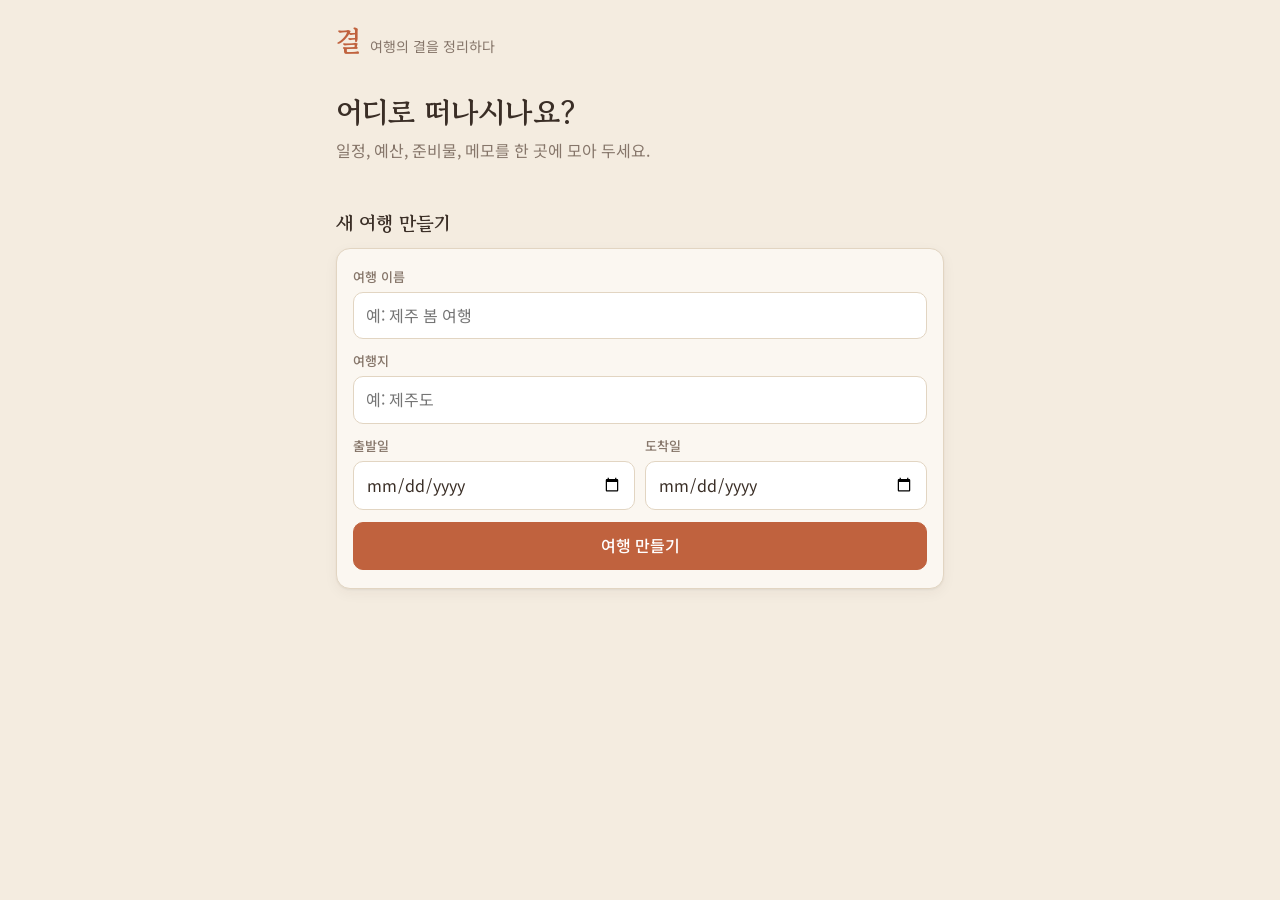
<file: gyeol/index.html>
<!doctype html>
<html lang="ko">
<head>
  <meta charset="utf-8">
  <meta name="viewport" content="width=device-width, initial-scale=1">
  <meta name="theme-color" content="#F4ECE0">
  <title>결 — 여행 계획</title>
  <link rel="preconnect" href="https://fonts.googleapis.com">
  <link rel="preconnect" href="https://fonts.gstatic.com" crossorigin>
  <link href="https://fonts.googleapis.com/css2?family=Gowun+Batang:wght@400;700&family=Noto+Sans+KR:wght@400;500;700&display=swap" rel="stylesheet">
  <link rel="stylesheet" href="style.css">
</head>
<body>
  <header class="site-header">
    <a href="#/" class="logo" aria-label="결 처음 화면">결</a>
    <span class="tagline">여행의 결을 정리하다</span>
  </header>
  <main id="app" class="container"></main>
  <div id="toast" class="toast" role="status" aria-live="polite"></div>
  <script src="app.js"></script>
</body>
</html>
</file>
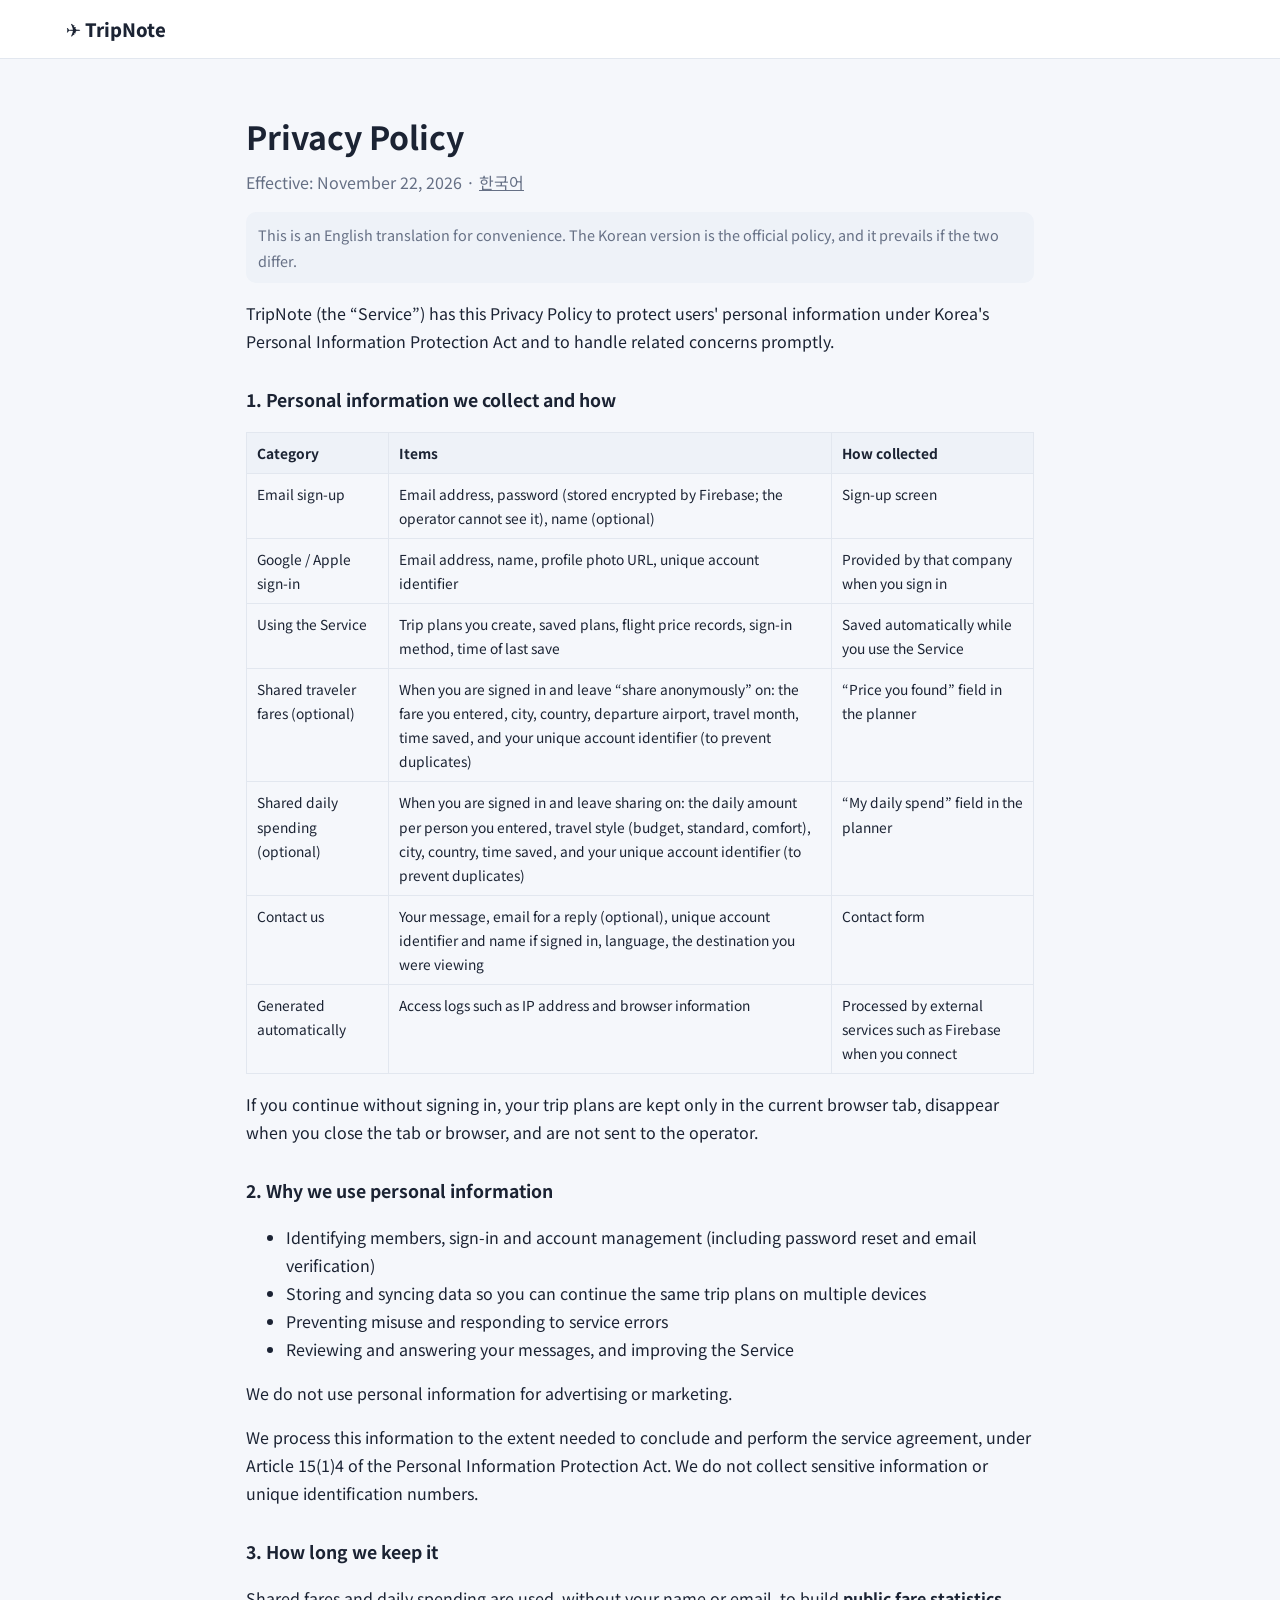
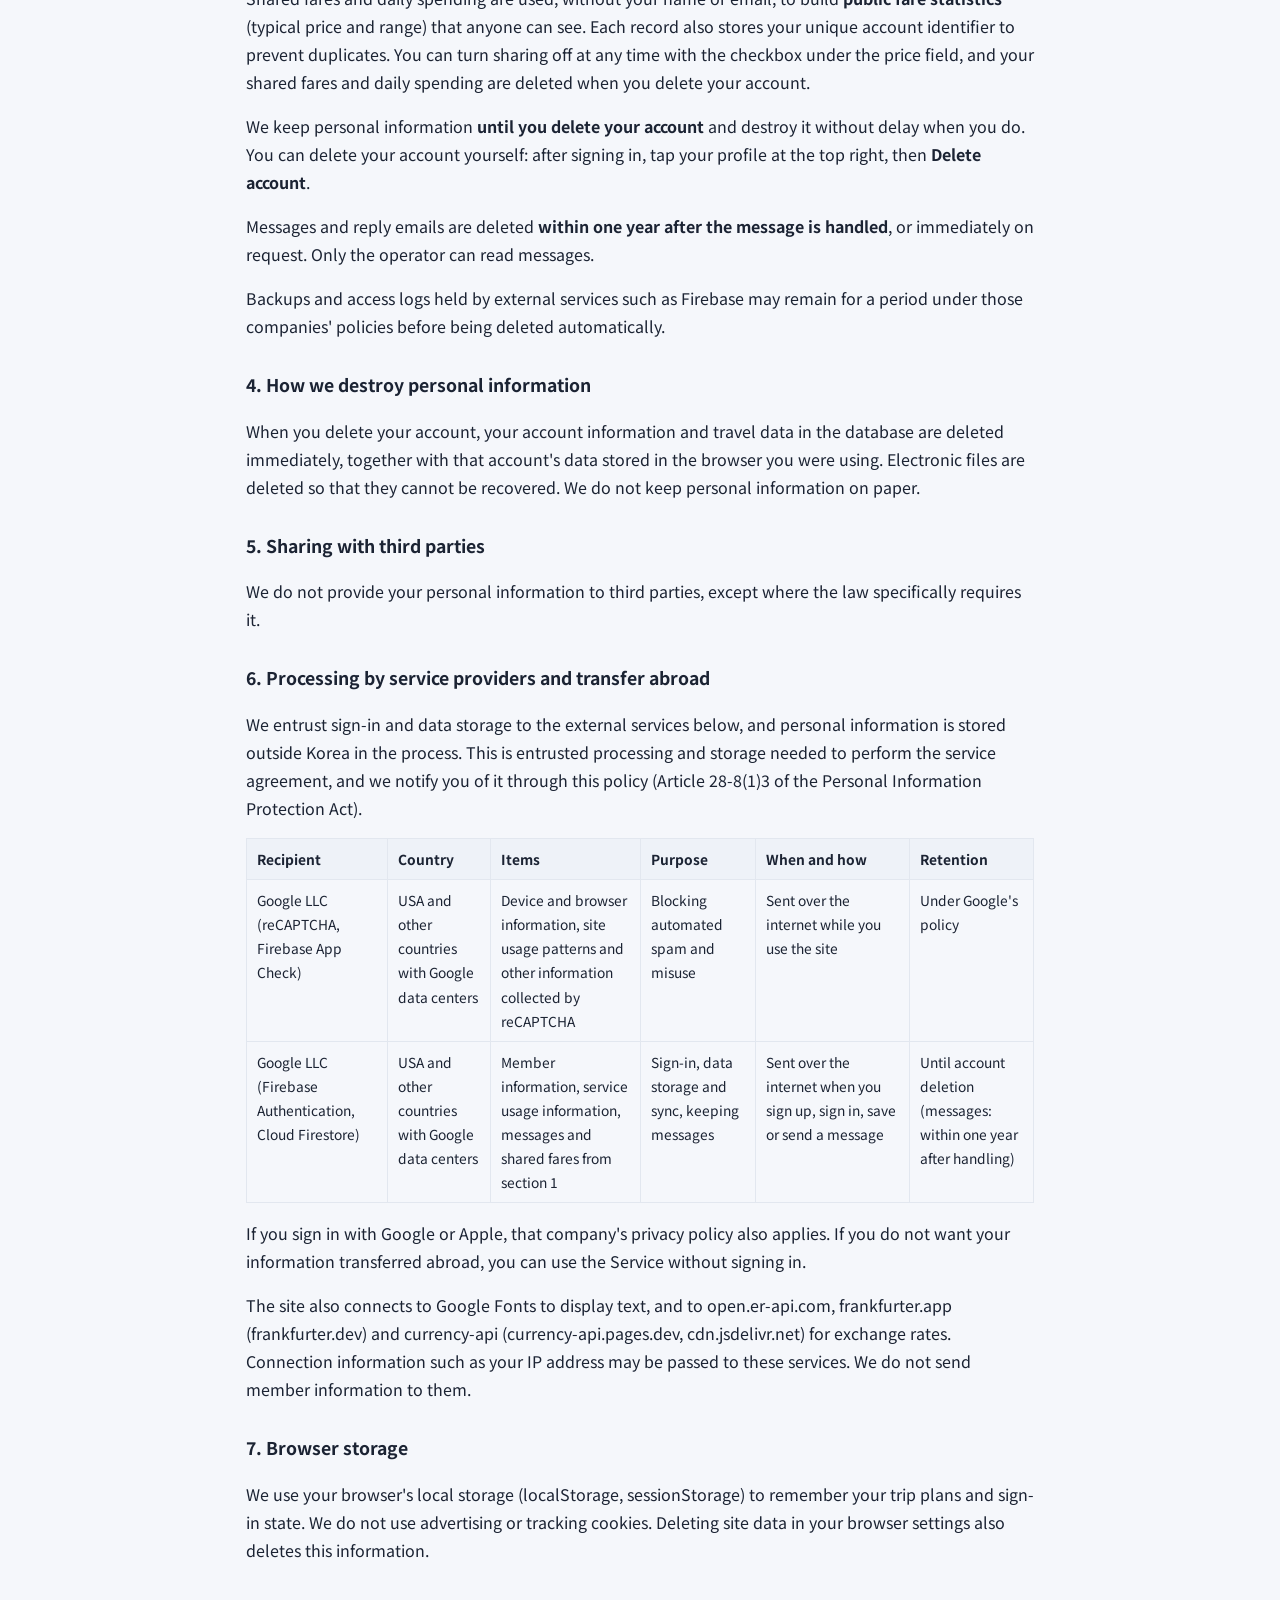
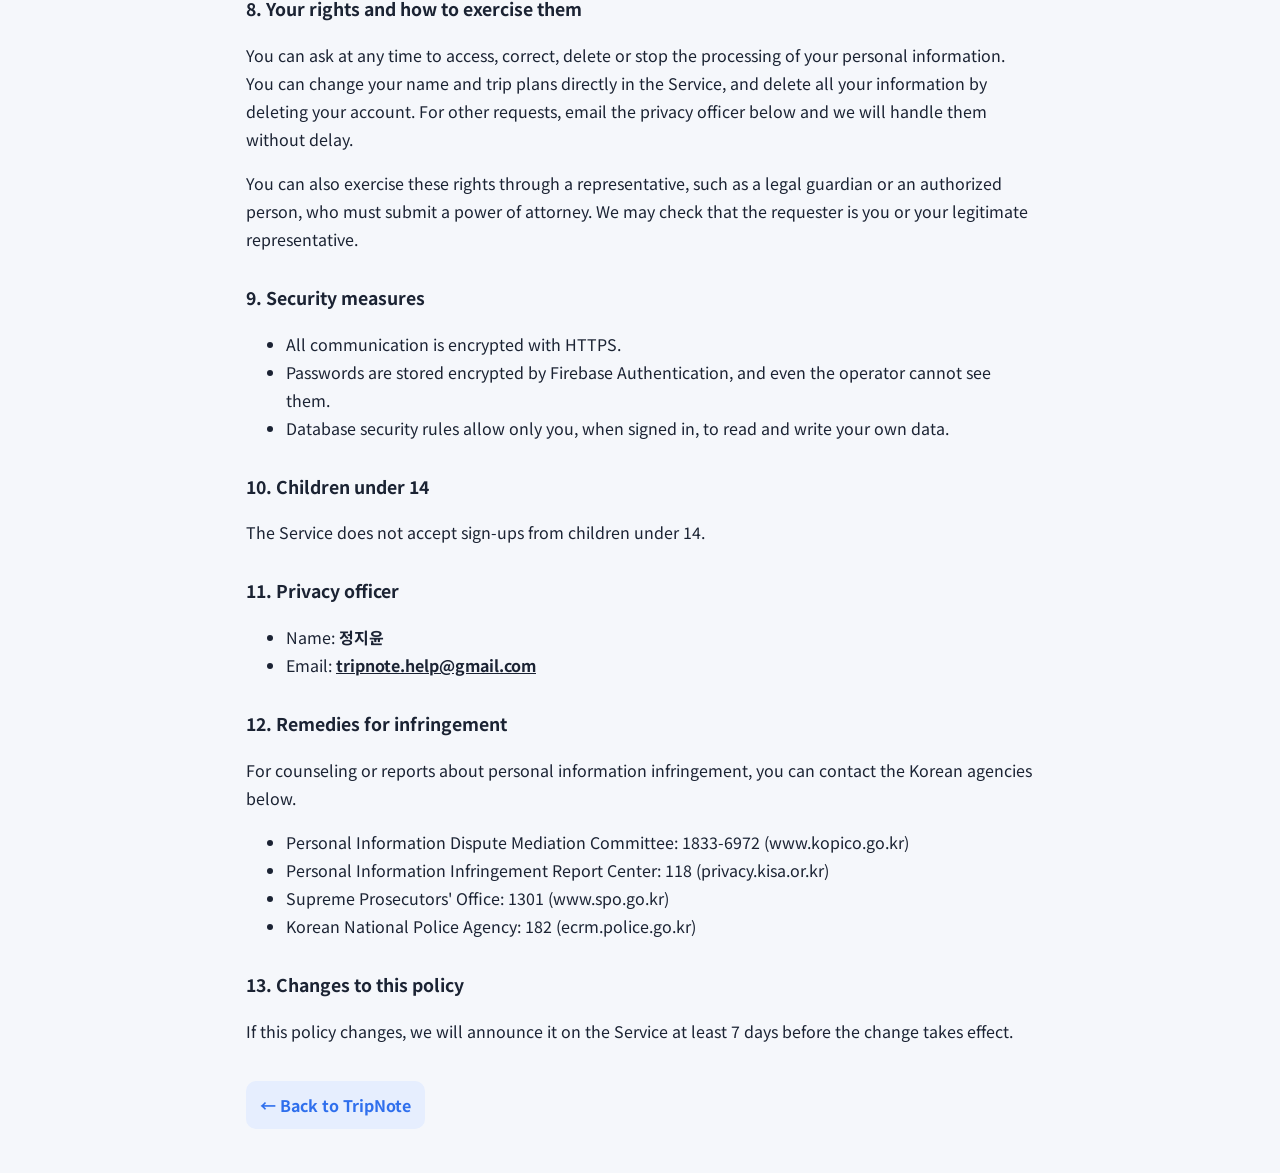
<file: privacy-en.html>
<!doctype html>
<html lang="en">
<head>
  <meta charset="utf-8" />
  <meta name="viewport" content="width=device-width, initial-scale=1" />
  <meta name="robots" content="noindex, nofollow" />
  <title>Privacy Policy · TripNote</title>
  <link rel="preconnect" href="https://fonts.googleapis.com" />
  <link href="https://fonts.googleapis.com/css2?family=Noto+Sans+KR:wght@400;500;700;800&display=swap" rel="stylesheet" />
  <link rel="stylesheet" href="style.css" />
</head>
<body>
  <header class="topbar">
    <div class="wrap topbar-inner">
      <a class="brand" href="./">✈️ TripNote</a>
    </div>
  </header>

  <main class="wrap section policy">
    <h1>Privacy Policy</h1>
    <p class="policy-meta">Effective: November 22, 2026 · <a href="privacy.html">한국어</a></p>
    <p class="policy-note">This is an English translation for convenience. The Korean version is the official policy, and it prevails if the two differ.</p>

    <p>TripNote (the “Service”) has this Privacy Policy to protect users' personal information under Korea's Personal Information Protection Act and to handle related concerns promptly.</p>

    <h2>1. Personal information we collect and how</h2>
    <table>
      <thead><tr><th>Category</th><th>Items</th><th>How collected</th></tr></thead>
      <tbody>
        <tr><td>Email sign-up</td><td>Email address, password (stored encrypted by Firebase; the operator cannot see it), name (optional)</td><td>Sign-up screen</td></tr>
        <tr><td>Google / Apple sign-in</td><td>Email address, name, profile photo URL, unique account identifier</td><td>Provided by that company when you sign in</td></tr>
        <tr><td>Using the Service</td><td>Trip plans you create, saved plans, flight price records, sign-in method, time of last save</td><td>Saved automatically while you use the Service</td></tr>
        <tr><td>Shared traveler fares (optional)</td><td>When you are signed in and leave “share anonymously” on: the fare you entered, city, country, departure airport, travel month, time saved, and your unique account identifier (to prevent duplicates)</td><td>“Price you found” field in the planner</td></tr>
        <tr><td>Shared daily spending (optional)</td><td>When you are signed in and leave sharing on: the daily amount per person you entered, travel style (budget, standard, comfort), city, country, time saved, and your unique account identifier (to prevent duplicates)</td><td>“My daily spend” field in the planner</td></tr>
        <tr><td>Contact us</td><td>Your message, email for a reply (optional), unique account identifier and name if signed in, language, the destination you were viewing</td><td>Contact form</td></tr>
        <tr><td>Generated automatically</td><td>Access logs such as IP address and browser information</td><td>Processed by external services such as Firebase when you connect</td></tr>
      </tbody>
    </table>
    <p>If you continue without signing in, your trip plans are kept only in the current browser tab, disappear when you close the tab or browser, and are not sent to the operator.</p>

    <h2>2. Why we use personal information</h2>
    <ul>
      <li>Identifying members, sign-in and account management (including password reset and email verification)</li>
      <li>Storing and syncing data so you can continue the same trip plans on multiple devices</li>
      <li>Preventing misuse and responding to service errors</li>
      <li>Reviewing and answering your messages, and improving the Service</li>
    </ul>
    <p>We do not use personal information for advertising or marketing.</p>
    <p>We process this information to the extent needed to conclude and perform the service agreement, under Article 15(1)4 of the Personal Information Protection Act. We do not collect sensitive information or unique identification numbers.</p>

    <h2>3. How long we keep it</h2>
    <p>Shared fares and daily spending are used, without your name or email, to build <b>public fare statistics</b> (typical price and range) that anyone can see. Each record also stores your unique account identifier to prevent duplicates. You can turn sharing off at any time with the checkbox under the price field, and your shared fares and daily spending are deleted when you delete your account.</p>
    <p>We keep personal information <b>until you delete your account</b> and destroy it without delay when you do. You can delete your account yourself: after signing in, tap your profile at the top right, then <b>Delete account</b>.</p>
    <p>Messages and reply emails are deleted <b>within one year after the message is handled</b>, or immediately on request. Only the operator can read messages.</p>
    <p>Backups and access logs held by external services such as Firebase may remain for a period under those companies' policies before being deleted automatically.</p>

    <h2>4. How we destroy personal information</h2>
    <p>When you delete your account, your account information and travel data in the database are deleted immediately, together with that account's data stored in the browser you were using. Electronic files are deleted so that they cannot be recovered. We do not keep personal information on paper.</p>

    <h2>5. Sharing with third parties</h2>
    <p>We do not provide your personal information to third parties, except where the law specifically requires it.</p>

    <h2>6. Processing by service providers and transfer abroad</h2>
    <p>We entrust sign-in and data storage to the external services below, and personal information is stored outside Korea in the process. This is entrusted processing and storage needed to perform the service agreement, and we notify you of it through this policy (Article 28-8(1)3 of the Personal Information Protection Act).</p>
    <table>
      <thead><tr><th>Recipient</th><th>Country</th><th>Items</th><th>Purpose</th><th>When and how</th><th>Retention</th></tr></thead>
      <tbody>
        <tr><td>Google LLC (reCAPTCHA, Firebase App Check)</td><td>USA and other countries with Google data centers</td><td>Device and browser information, site usage patterns and other information collected by reCAPTCHA</td><td>Blocking automated spam and misuse</td><td>Sent over the internet while you use the site</td><td>Under Google's policy</td></tr>
        <tr><td>Google LLC (Firebase Authentication, Cloud Firestore)</td><td>USA and other countries with Google data centers</td><td>Member information, service usage information, messages and shared fares from section 1</td><td>Sign-in, data storage and sync, keeping messages</td><td>Sent over the internet when you sign up, sign in, save or send a message</td><td>Until account deletion (messages: within one year after handling)</td></tr>
      </tbody>
    </table>
    <p>If you sign in with Google or Apple, that company's privacy policy also applies. If you do not want your information transferred abroad, you can use the Service without signing in.</p>
    <p>The site also connects to Google Fonts to display text, and to open.er-api.com, frankfurter.app (frankfurter.dev) and currency-api (currency-api.pages.dev, cdn.jsdelivr.net) for exchange rates. Connection information such as your IP address may be passed to these services. We do not send member information to them.</p>

    <h2>7. Browser storage</h2>
    <p>We use your browser's local storage (localStorage, sessionStorage) to remember your trip plans and sign-in state. We do not use advertising or tracking cookies. Deleting site data in your browser settings also deletes this information.</p>

    <h2>8. Your rights and how to exercise them</h2>
    <p>You can ask at any time to access, correct, delete or stop the processing of your personal information. You can change your name and trip plans directly in the Service, and delete all your information by deleting your account. For other requests, email the privacy officer below and we will handle them without delay.</p>
    <p>You can also exercise these rights through a representative, such as a legal guardian or an authorized person, who must submit a power of attorney. We may check that the requester is you or your legitimate representative.</p>

    <h2>9. Security measures</h2>
    <ul>
      <li>All communication is encrypted with HTTPS.</li>
      <li>Passwords are stored encrypted by Firebase Authentication, and even the operator cannot see them.</li>
      <li>Database security rules allow only you, when signed in, to read and write your own data.</li>
    </ul>

    <h2>10. Children under 14</h2>
    <p>The Service does not accept sign-ups from children under 14.</p>

    <h2>11. Privacy officer</h2>
    <ul>
      <li>Name: <b>정지윤</b></li>
      <li>Email: <b><a href="mailto:tripnote.help@gmail.com">tripnote.help@gmail.com</a></b></li>
    </ul>

    <h2>12. Remedies for infringement</h2>
    <p>For counseling or reports about personal information infringement, you can contact the Korean agencies below.</p>
    <ul>
      <li>Personal Information Dispute Mediation Committee: 1833-6972 (www.kopico.go.kr)</li>
      <li>Personal Information Infringement Report Center: 118 (privacy.kisa.or.kr)</li>
      <li>Supreme Prosecutors' Office: 1301 (www.spo.go.kr)</li>
      <li>Korean National Police Agency: 182 (ecrm.police.go.kr)</li>
    </ul>

    <h2>13. Changes to this policy</h2>
    <p>If this policy changes, we will announce it on the Service at least 7 days before the change takes effect.</p>

    <p class="policy-back"><a class="btn ghost" href="./">← Back to TripNote</a></p>
  </main>
</body>
</html>
</file>
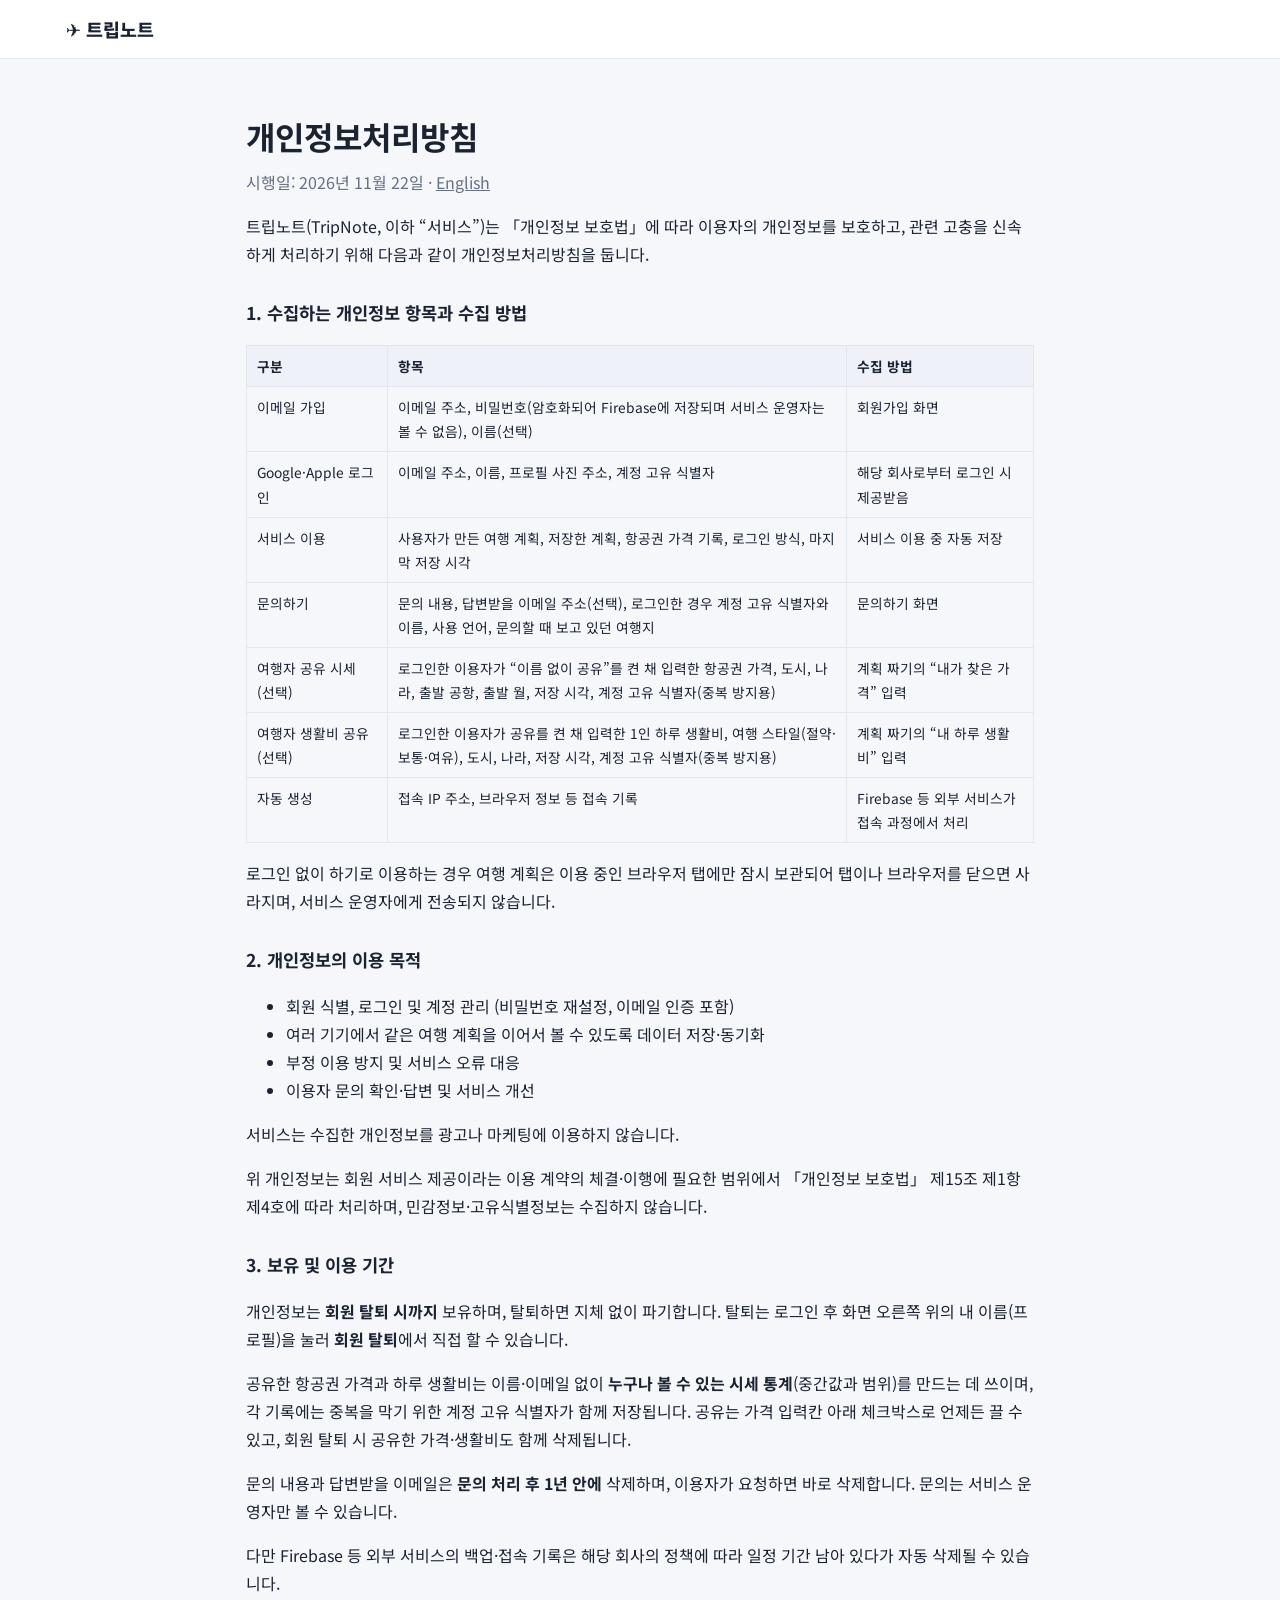
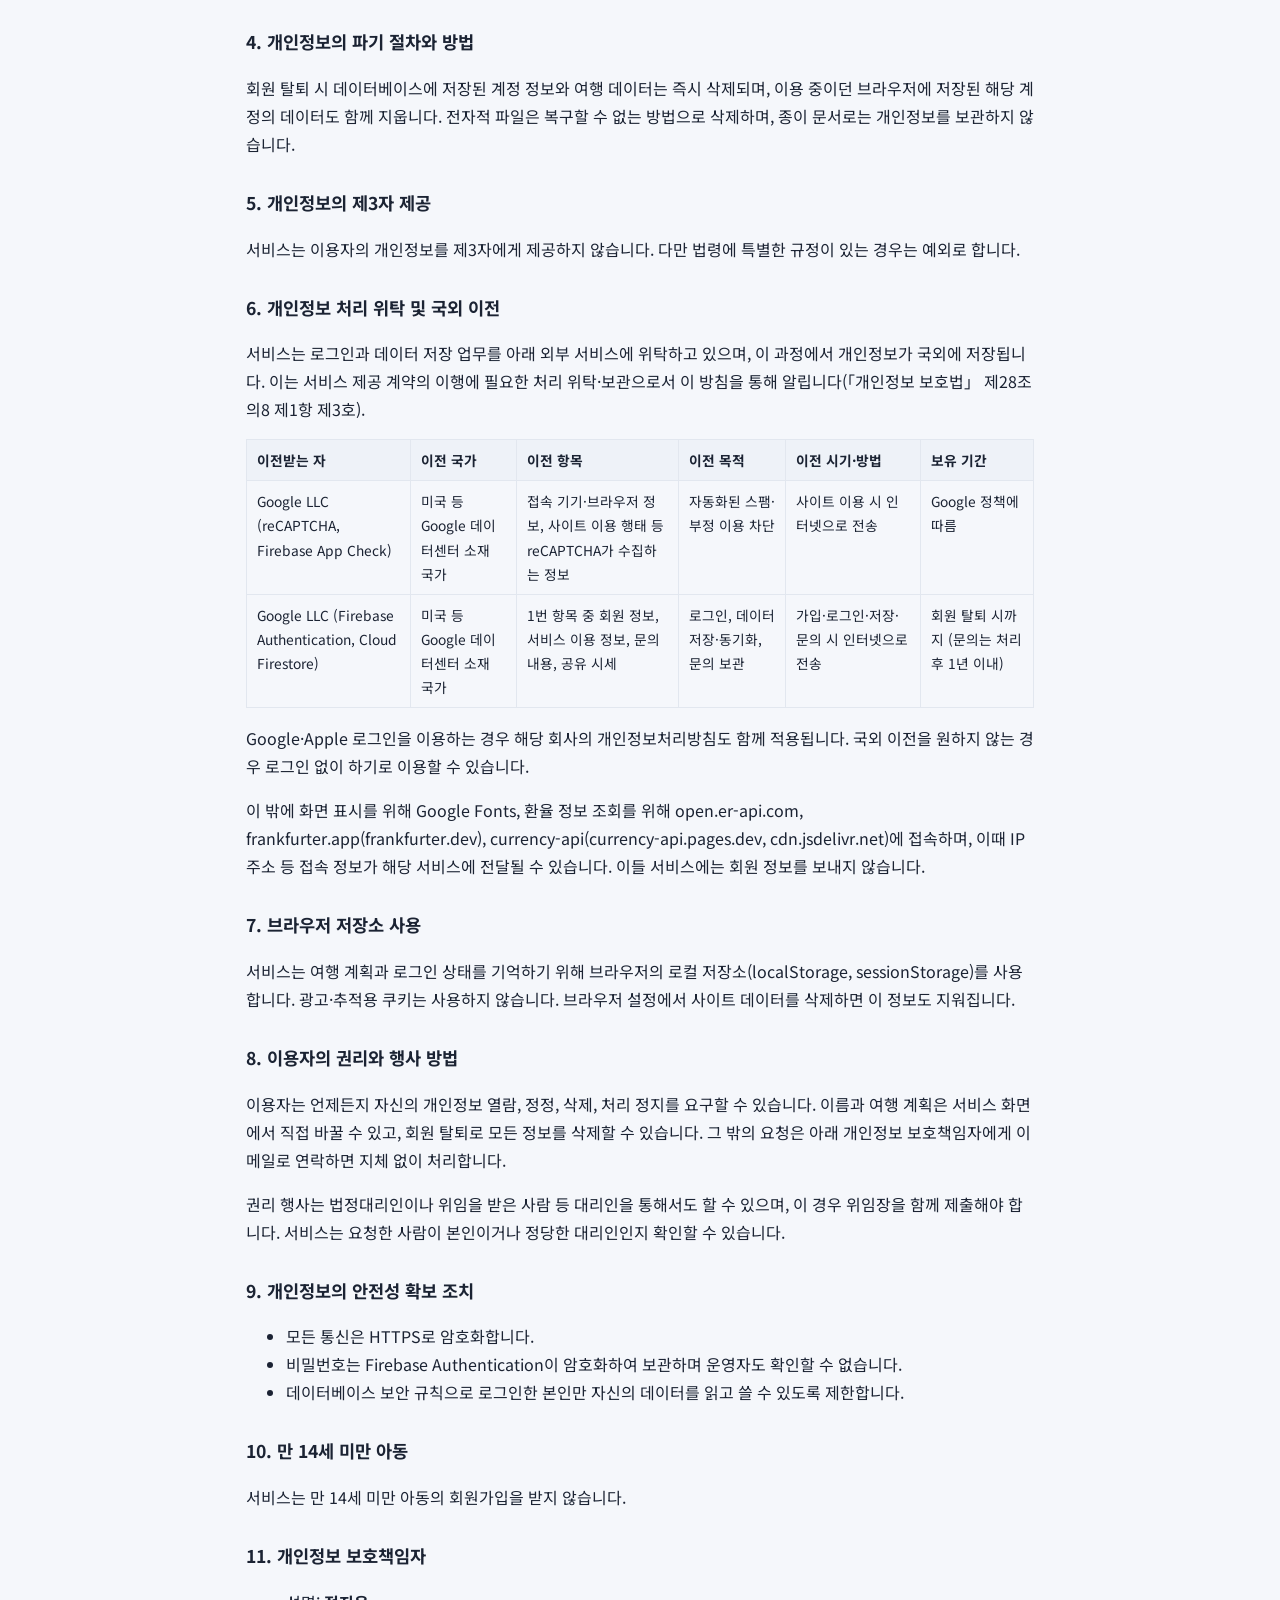
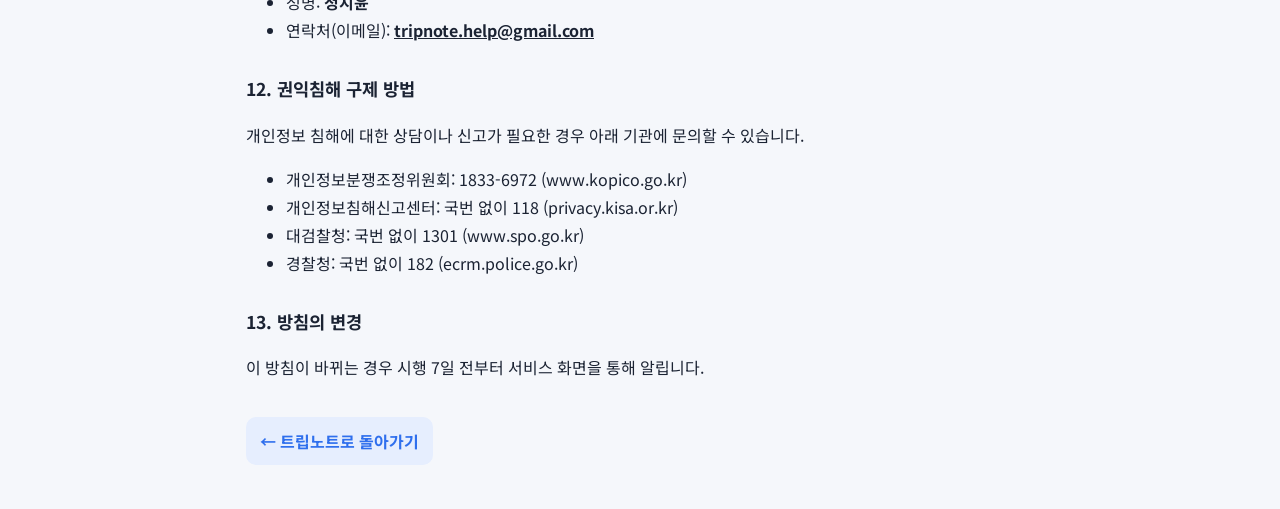
<file: privacy.html>
<!doctype html>
<html lang="ko">
<head>
  <meta charset="utf-8" />
  <meta name="viewport" content="width=device-width, initial-scale=1" />
  <meta name="robots" content="noindex, nofollow" />
  <title>개인정보처리방침 · 트립노트</title>
  <link rel="preconnect" href="https://fonts.googleapis.com" />
  <link href="https://fonts.googleapis.com/css2?family=Noto+Sans+KR:wght@400;500;700;800&display=swap" rel="stylesheet" />
  <link rel="stylesheet" href="style.css" />
</head>
<body>
  <header class="topbar">
    <div class="wrap topbar-inner">
      <a class="brand" href="./">✈️ 트립노트</a>
    </div>
  </header>

  <main class="wrap section policy">
    <h1>개인정보처리방침</h1>
    <p class="policy-meta">시행일: 2026년 11월 22일 · <a href="privacy-en.html">English</a></p>

    <p>트립노트(TripNote, 이하 “서비스”)는 「개인정보 보호법」에 따라 이용자의 개인정보를 보호하고, 관련 고충을 신속하게 처리하기 위해 다음과 같이 개인정보처리방침을 둡니다.</p>

    <h2>1. 수집하는 개인정보 항목과 수집 방법</h2>
    <table>
      <thead><tr><th>구분</th><th>항목</th><th>수집 방법</th></tr></thead>
      <tbody>
        <tr><td>이메일 가입</td><td>이메일 주소, 비밀번호(암호화되어 Firebase에 저장되며 서비스 운영자는 볼 수 없음), 이름(선택)</td><td>회원가입 화면</td></tr>
        <tr><td>Google·Apple 로그인</td><td>이메일 주소, 이름, 프로필 사진 주소, 계정 고유 식별자</td><td>해당 회사로부터 로그인 시 제공받음</td></tr>
        <tr><td>서비스 이용</td><td>사용자가 만든 여행 계획, 저장한 계획, 항공권 가격 기록, 로그인 방식, 마지막 저장 시각</td><td>서비스 이용 중 자동 저장</td></tr>
        <tr><td>문의하기</td><td>문의 내용, 답변받을 이메일 주소(선택), 로그인한 경우 계정 고유 식별자와 이름, 사용 언어, 문의할 때 보고 있던 여행지</td><td>문의하기 화면</td></tr>
        <tr><td>여행자 공유 시세 (선택)</td><td>로그인한 이용자가 “이름 없이 공유”를 켠 채 입력한 항공권 가격, 도시, 나라, 출발 공항, 출발 월, 저장 시각, 계정 고유 식별자(중복 방지용)</td><td>계획 짜기의 “내가 찾은 가격” 입력</td></tr>
        <tr><td>여행자 생활비 공유 (선택)</td><td>로그인한 이용자가 공유를 켠 채 입력한 1인 하루 생활비, 여행 스타일(절약·보통·여유), 도시, 나라, 저장 시각, 계정 고유 식별자(중복 방지용)</td><td>계획 짜기의 “내 하루 생활비” 입력</td></tr>
        <tr><td>자동 생성</td><td>접속 IP 주소, 브라우저 정보 등 접속 기록</td><td>Firebase 등 외부 서비스가 접속 과정에서 처리</td></tr>
      </tbody>
    </table>
    <p>로그인 없이 하기로 이용하는 경우 여행 계획은 이용 중인 브라우저 탭에만 잠시 보관되어 탭이나 브라우저를 닫으면 사라지며, 서비스 운영자에게 전송되지 않습니다.</p>

    <h2>2. 개인정보의 이용 목적</h2>
    <ul>
      <li>회원 식별, 로그인 및 계정 관리 (비밀번호 재설정, 이메일 인증 포함)</li>
      <li>여러 기기에서 같은 여행 계획을 이어서 볼 수 있도록 데이터 저장·동기화</li>
      <li>부정 이용 방지 및 서비스 오류 대응</li>
      <li>이용자 문의 확인·답변 및 서비스 개선</li>
    </ul>
    <p>서비스는 수집한 개인정보를 광고나 마케팅에 이용하지 않습니다.</p>
    <p>위 개인정보는 회원 서비스 제공이라는 이용 계약의 체결·이행에 필요한 범위에서 「개인정보 보호법」 제15조 제1항 제4호에 따라 처리하며, 민감정보·고유식별정보는 수집하지 않습니다.</p>

    <h2>3. 보유 및 이용 기간</h2>
    <p>개인정보는 <b>회원 탈퇴 시까지</b> 보유하며, 탈퇴하면 지체 없이 파기합니다. 탈퇴는 로그인 후 화면 오른쪽 위의 내 이름(프로필)을 눌러 <b>회원 탈퇴</b>에서 직접 할 수 있습니다.</p>
    <p>공유한 항공권 가격과 하루 생활비는 이름·이메일 없이 <b>누구나 볼 수 있는 시세 통계</b>(중간값과 범위)를 만드는 데 쓰이며, 각 기록에는 중복을 막기 위한 계정 고유 식별자가 함께 저장됩니다. 공유는 가격 입력칸 아래 체크박스로 언제든 끌 수 있고, 회원 탈퇴 시 공유한 가격·생활비도 함께 삭제됩니다.</p>
    <p>문의 내용과 답변받을 이메일은 <b>문의 처리 후 1년 안에</b> 삭제하며, 이용자가 요청하면 바로 삭제합니다. 문의는 서비스 운영자만 볼 수 있습니다.</p>
    <p>다만 Firebase 등 외부 서비스의 백업·접속 기록은 해당 회사의 정책에 따라 일정 기간 남아 있다가 자동 삭제될 수 있습니다.</p>

    <h2>4. 개인정보의 파기 절차와 방법</h2>
    <p>회원 탈퇴 시 데이터베이스에 저장된 계정 정보와 여행 데이터는 즉시 삭제되며, 이용 중이던 브라우저에 저장된 해당 계정의 데이터도 함께 지웁니다. 전자적 파일은 복구할 수 없는 방법으로 삭제하며, 종이 문서로는 개인정보를 보관하지 않습니다.</p>

    <h2>5. 개인정보의 제3자 제공</h2>
    <p>서비스는 이용자의 개인정보를 제3자에게 제공하지 않습니다. 다만 법령에 특별한 규정이 있는 경우는 예외로 합니다.</p>

    <h2>6. 개인정보 처리 위탁 및 국외 이전</h2>
    <p>서비스는 로그인과 데이터 저장 업무를 아래 외부 서비스에 위탁하고 있으며, 이 과정에서 개인정보가 국외에 저장됩니다. 이는 서비스 제공 계약의 이행에 필요한 처리 위탁·보관으로서 이 방침을 통해 알립니다(「개인정보 보호법」 제28조의8 제1항 제3호).</p>
    <table>
      <thead><tr><th>이전받는 자</th><th>이전 국가</th><th>이전 항목</th><th>이전 목적</th><th>이전 시기·방법</th><th>보유 기간</th></tr></thead>
      <tbody>
        <tr><td>Google LLC (reCAPTCHA, Firebase App Check)</td><td>미국 등 Google 데이터센터 소재 국가</td><td>접속 기기·브라우저 정보, 사이트 이용 행태 등 reCAPTCHA가 수집하는 정보</td><td>자동화된 스팸·부정 이용 차단</td><td>사이트 이용 시 인터넷으로 전송</td><td>Google 정책에 따름</td></tr>
        <tr><td>Google LLC (Firebase Authentication, Cloud Firestore)</td><td>미국 등 Google 데이터센터 소재 국가</td><td>1번 항목 중 회원 정보, 서비스 이용 정보, 문의 내용, 공유 시세</td><td>로그인, 데이터 저장·동기화, 문의 보관</td><td>가입·로그인·저장·문의 시 인터넷으로 전송</td><td>회원 탈퇴 시까지 (문의는 처리 후 1년 이내)</td></tr>
      </tbody>
    </table>
    <p>Google·Apple 로그인을 이용하는 경우 해당 회사의 개인정보처리방침도 함께 적용됩니다. 국외 이전을 원하지 않는 경우 로그인 없이 하기로 이용할 수 있습니다.</p>
    <p>이 밖에 화면 표시를 위해 Google Fonts, 환율 정보 조회를 위해 open.er-api.com, frankfurter.app(frankfurter.dev), currency-api(currency-api.pages.dev, cdn.jsdelivr.net)에 접속하며, 이때 IP 주소 등 접속 정보가 해당 서비스에 전달될 수 있습니다. 이들 서비스에는 회원 정보를 보내지 않습니다.</p>

    <h2>7. 브라우저 저장소 사용</h2>
    <p>서비스는 여행 계획과 로그인 상태를 기억하기 위해 브라우저의 로컬 저장소(localStorage, sessionStorage)를 사용합니다. 광고·추적용 쿠키는 사용하지 않습니다. 브라우저 설정에서 사이트 데이터를 삭제하면 이 정보도 지워집니다.</p>

    <h2>8. 이용자의 권리와 행사 방법</h2>
    <p>이용자는 언제든지 자신의 개인정보 열람, 정정, 삭제, 처리 정지를 요구할 수 있습니다. 이름과 여행 계획은 서비스 화면에서 직접 바꿀 수 있고, 회원 탈퇴로 모든 정보를 삭제할 수 있습니다. 그 밖의 요청은 아래 개인정보 보호책임자에게 이메일로 연락하면 지체 없이 처리합니다.</p>
    <p>권리 행사는 법정대리인이나 위임을 받은 사람 등 대리인을 통해서도 할 수 있으며, 이 경우 위임장을 함께 제출해야 합니다. 서비스는 요청한 사람이 본인이거나 정당한 대리인인지 확인할 수 있습니다.</p>

    <h2>9. 개인정보의 안전성 확보 조치</h2>
    <ul>
      <li>모든 통신은 HTTPS로 암호화합니다.</li>
      <li>비밀번호는 Firebase Authentication이 암호화하여 보관하며 운영자도 확인할 수 없습니다.</li>
      <li>데이터베이스 보안 규칙으로 로그인한 본인만 자신의 데이터를 읽고 쓸 수 있도록 제한합니다.</li>
    </ul>

    <h2>10. 만 14세 미만 아동</h2>
    <p>서비스는 만 14세 미만 아동의 회원가입을 받지 않습니다.</p>

    <h2>11. 개인정보 보호책임자</h2>
    <ul>
      <li>성명: <b>정지윤</b></li>
      <li>연락처(이메일): <b><a href="mailto:tripnote.help@gmail.com">tripnote.help@gmail.com</a></b></li>
    </ul>

    <h2>12. 권익침해 구제 방법</h2>
    <p>개인정보 침해에 대한 상담이나 신고가 필요한 경우 아래 기관에 문의할 수 있습니다.</p>
    <ul>
      <li>개인정보분쟁조정위원회: 1833-6972 (www.kopico.go.kr)</li>
      <li>개인정보침해신고센터: 국번 없이 118 (privacy.kisa.or.kr)</li>
      <li>대검찰청: 국번 없이 1301 (www.spo.go.kr)</li>
      <li>경찰청: 국번 없이 182 (ecrm.police.go.kr)</li>
    </ul>

    <h2>13. 방침의 변경</h2>
    <p>이 방침이 바뀌는 경우 시행 7일 전부터 서비스 화면을 통해 알립니다.</p>

    <p class="policy-back"><a class="btn ghost" href="./">← 트립노트로 돌아가기</a></p>
  </main>
</body>
</html>
</file>
<file: gyeol/style.css>
:root {
  --bg: #F4ECE0;
  --surface: #FBF7F1;
  --surface-2: #EFE5D6;
  --line: #E2D5C2;
  --text: #3A2E26;
  --muted: #86766A;
  --accent: #C0623E;
  --accent-strong: #A24E2D;
  --accent-soft: #F3DCD0;
  --danger: #A8382A;
  --radius: 14px;
  --shadow: 0 1px 2px rgba(58, 46, 38, .06), 0 4px 14px rgba(58, 46, 38, .05);
  --font-title: "Gowun Batang", serif;
  --font-body: "Noto Sans KR", system-ui, sans-serif;
}

* { box-sizing: border-box; }

html { -webkit-text-size-adjust: 100%; }

body {
  margin: 0;
  background: var(--bg);
  color: var(--text);
  font-family: var(--font-body);
  font-size: 16px;
  line-height: 1.6;
  word-break: keep-all;
}

h1, h2, h3 {
  font-family: var(--font-title);
  font-weight: 700;
  line-height: 1.3;
  margin: 0;
}

a { color: inherit; }

button, input, select, textarea { font: inherit; color: inherit; }

/* ---------- 레이아웃 ---------- */
.container {
  max-width: 640px;
  margin: 0 auto;
  padding: 8px 16px 64px;
}

.site-header {
  max-width: 640px;
  margin: 0 auto;
  padding: 18px 16px 6px;
  display: flex;
  align-items: baseline;
  gap: 10px;
}

.logo {
  font-family: var(--font-title);
  font-size: 28px;
  font-weight: 700;
  color: var(--accent);
  text-decoration: none;
}

.tagline { color: var(--muted); font-size: 14px; }

.intro { padding: 16px 0 20px; }
.intro h1 { font-size: 26px; }
.intro p { margin: 6px 0 0; color: var(--muted); }

.section-title {
  font-size: 19px;
  margin: 28px 0 12px;
  display: flex;
  align-items: center;
  gap: 8px;
}

.count {
  font-family: var(--font-body);
  font-size: 13px;
  font-weight: 500;
  color: var(--accent-strong);
  background: var(--accent-soft);
  border-radius: 999px;
  padding: 1px 9px;
}

.card {
  background: var(--surface);
  border: 1px solid var(--line);
  border-radius: var(--radius);
  padding: 18px 16px;
  box-shadow: var(--shadow);
}
.card + .card { margin-top: 14px; }
.card h2 { font-size: 18px; margin-bottom: 14px; }

.empty {
  color: var(--muted);
  text-align: center;
  padding: 24px 12px;
  border: 1px dashed var(--line);
  border-radius: var(--radius);
  margin: 0;
}

/* ---------- 폼 ---------- */
.stack { display: grid; gap: 12px; }
.row { display: grid; grid-template-columns: 1fr 1fr; gap: 10px; }
.row.wide-first { grid-template-columns: 3fr 2fr; }
.row-3 { display: grid; grid-template-columns: 1fr 1fr; gap: 10px; }

.field { display: grid; gap: 4px; min-width: 0; }
.field > span { font-size: 13px; font-weight: 500; color: var(--muted); }

input, select, textarea {
  width: 100%;
  min-width: 0;
  min-height: 44px;
  padding: 10px 12px;
  background: #fff;
  border: 1px solid var(--line);
  border-radius: 10px;
  outline: none;
  transition: border-color .15s, box-shadow .15s;
}
input:focus, select:focus, textarea:focus {
  border-color: var(--accent);
  box-shadow: 0 0 0 3px var(--accent-soft);
}
textarea { resize: vertical; line-height: 1.7; }

.inline-form { display: flex; gap: 8px; }
.inline-form input { flex: 1; }

.btn {
  min-height: 44px;
  padding: 10px 18px;
  border-radius: 10px;
  border: 1px solid var(--line);
  background: var(--surface);
  font-weight: 500;
  cursor: pointer;
  white-space: nowrap;
}
.btn.primary { background: var(--accent); border-color: var(--accent); color: #fff; }
.btn.primary:hover { background: var(--accent-strong); }
.btn.text {
  min-height: auto;
  padding: 4px 0;
  border: 0;
  background: none;
  color: var(--muted);
  font-size: 14px;
  text-decoration: underline;
  text-underline-offset: 3px;
}
.btn.text.danger { color: var(--danger); }

.icon-btn {
  flex: none;
  width: 36px;
  height: 36px;
  border: 0;
  border-radius: 8px;
  background: none;
  color: var(--muted);
  font-size: 20px;
  line-height: 1;
  cursor: pointer;
}
.icon-btn:hover { background: var(--surface-2); color: var(--danger); }

/* ---------- 여행 목록 ---------- */
.trip-list { list-style: none; margin: 0; padding: 0; display: grid; gap: 12px; }

.trip-card {
  display: block;
  text-decoration: none;
  background: var(--surface);
  border: 1px solid var(--line);
  border-left: 4px solid var(--accent);
  border-radius: var(--radius);
  padding: 14px 16px;
  box-shadow: var(--shadow);
  transition: transform .15s;
}
.trip-card:active { transform: scale(.99); }
.trip-card h3 { font-size: 19px; }

.trip-card-top { display: flex; align-items: center; justify-content: space-between; gap: 10px; }

.meta { margin: 4px 0 0; color: var(--muted); font-size: 14px; }
.meta.small { font-size: 13px; }

.badge {
  flex: none;
  font-size: 12px;
  font-weight: 700;
  border-radius: 999px;
  padding: 3px 10px;
}
.badge.accent { background: var(--accent); color: #fff; }
.badge.muted { background: var(--surface-2); color: var(--muted); }

/* ---------- 여행 상세 ---------- */
.back {
  display: inline-block;
  color: var(--muted);
  text-decoration: none;
  font-size: 14px;
  padding: 8px 0;
}

.trip-head { padding: 4px 0 16px; }
.trip-head h1 { font-size: 25px; }
.trip-head .btn { margin-top: 6px; }

.tabs {
  position: sticky;
  top: 0;
  z-index: 5;
  display: grid;
  grid-template-columns: repeat(4, 1fr);
  gap: 4px;
  padding: 4px;
  margin: 0 -4px 18px;
  background: var(--surface-2);
  border-radius: 12px;
}
.tab {
  text-align: center;
  text-decoration: none;
  padding: 9px 0;
  border-radius: 9px;
  font-size: 15px;
  font-weight: 500;
  color: var(--muted);
}
.tab.active { background: var(--surface); color: var(--accent-strong); box-shadow: var(--shadow); }

/* ---------- 일정 ---------- */
.day { margin-top: 22px; }
.day-title { font-size: 17px; display: flex; align-items: baseline; gap: 8px; margin-bottom: 8px; }
.day-title span { font-family: var(--font-body); font-size: 14px; font-weight: 400; color: var(--muted); }

.list { list-style: none; margin: 0; padding: 0; }
.list > li {
  display: flex;
  align-items: center;
  gap: 12px;
  padding: 10px 6px 10px 14px;
  background: var(--surface);
  border: 1px solid var(--line);
  border-radius: 12px;
}
.list > li + li { margin-top: 8px; }

.time {
  flex: none;
  width: 48px;
  font-weight: 700;
  font-size: 14px;
  color: var(--accent-strong);
  font-variant-numeric: tabular-nums;
}
.item-body { flex: 1; min-width: 0; display: grid; }
.item-body strong { font-weight: 500; overflow-wrap: anywhere; }
.item-body .sub { font-size: 13px; color: var(--muted); overflow-wrap: anywhere; }

/* ---------- 예산 ---------- */
.stats { display: grid; grid-template-columns: repeat(3, 1fr); gap: 8px; margin-bottom: 14px; }
.stat { background: var(--surface-2); border-radius: 10px; padding: 10px; }
.stat span { display: block; font-size: 12px; color: var(--muted); }
.stat strong { display: block; font-size: 15px; font-variant-numeric: tabular-nums; overflow-wrap: anywhere; }
.stat.over strong { color: var(--danger); }

.bar { height: 10px; background: var(--surface-2); border-radius: 999px; overflow: hidden; }
.bar > i { display: block; height: 100%; background: var(--accent); border-radius: 999px; }
.bar.over > i { background: var(--danger); }
.bar-caption { font-size: 13px; color: var(--muted); margin: 6px 0 14px; }

.breakdown { list-style: none; margin: 0; padding: 0; display: grid; gap: 10px; }
.breakdown li { display: grid; grid-template-columns: 44px 1fr auto; align-items: center; gap: 10px; font-size: 14px; }
.breakdown .amt { font-variant-numeric: tabular-nums; color: var(--muted); }

.cat-tag {
  flex: none;
  font-size: 12px;
  font-weight: 500;
  color: var(--accent-strong);
  background: var(--accent-soft);
  border-radius: 6px;
  padding: 2px 8px;
}
.amount { flex: none; font-weight: 700; font-variant-numeric: tabular-nums; }

/* ---------- 준비물 ---------- */
.chips { display: flex; flex-wrap: wrap; gap: 6px; margin-top: 12px; }
.chip {
  border: 1px dashed var(--accent);
  background: none;
  color: var(--accent-strong);
  border-radius: 999px;
  padding: 5px 12px;
  font-size: 13px;
  cursor: pointer;
}
.chip:hover { background: var(--accent-soft); }

.check { flex: 1; display: flex; align-items: center; gap: 12px; min-width: 0; cursor: pointer; }
.check input {
  appearance: none;
  flex: none;
  width: 22px;
  height: 22px;
  min-height: 0;
  padding: 0;
  border: 2px solid var(--line);
  border-radius: 6px;
  background: #fff;
  display: grid;
  place-content: center;
  cursor: pointer;
}
.check input:checked { background: var(--accent); border-color: var(--accent); }
.check input:checked::after { content: "✓"; color: #fff; font-size: 14px; font-weight: 700; line-height: 1; }
.check span { overflow-wrap: anywhere; }
.done .check span { color: var(--muted); text-decoration: line-through; }

/* ---------- 메모 ---------- */
.memo { min-height: 320px; background: var(--surface); }
.memo-status { font-size: 13px; color: var(--muted); margin: 8px 0 0; text-align: right; }

/* ---------- 알림 ---------- */
.toast {
  position: fixed;
  left: 50%;
  bottom: 24px;
  transform: translate(-50%, 20px);
  max-width: calc(100% - 32px);
  background: var(--text);
  color: var(--surface);
  padding: 10px 18px;
  border-radius: 999px;
  font-size: 14px;
  opacity: 0;
  pointer-events: none;
  transition: opacity .2s, transform .2s;
}
.toast.show { opacity: 1; transform: translate(-50%, 0); }

/* ---------- 넓은 화면 ---------- */
@media (min-width: 560px) {
  .row-3 { grid-template-columns: 1fr 1fr 1fr; }
  .intro h1 { font-size: 30px; }
}
</file>
<file: style.css>
:root {
  --bg: #f5f7fb;
  --surface: #ffffff;
  --surface-2: #eef2f8;
  --text: #1b2333;
  --muted: #667085;
  --line: #e2e7ef;
  --primary: #2f6fed;
  --primary-soft: #e6eefe;
  --accent: #ff7a45;
  --up: #e5484d;
  --down: #1f9d63;
  --shadow: 0 1px 2px rgba(16, 24, 40, .05), 0 4px 16px rgba(16, 24, 40, .06);
  --radius: 14px;
}
@media (prefers-color-scheme: dark) {
  :root:not([data-theme="light"]) {
    --bg: #0f141c; --surface: #171e29; --surface-2: #1f2835; --text: #e7ecf3;
    --muted: #98a2b3; --line: #2a3442; --primary: #6b9bff; --primary-soft: #1c2b47;
    --accent: #ff9466; --up: #ff6b6f; --down: #3ccf8e; --shadow: 0 4px 16px rgba(0,0,0,.35);
    color-scheme: dark;
  }
}
:root[data-theme="dark"] {
  --bg: #0f141c; --surface: #171e29; --surface-2: #1f2835; --text: #e7ecf3;
  --muted: #98a2b3; --line: #2a3442; --primary: #6b9bff; --primary-soft: #1c2b47;
  --accent: #ff9466; --up: #ff6b6f; --down: #3ccf8e; --shadow: 0 4px 16px rgba(0,0,0,.35);
  color-scheme: dark;
}
:root[data-theme="light"] { color-scheme: light; }

* { box-sizing: border-box; }
[hidden] { display: none !important; }
html { scroll-behavior: smooth; scroll-padding-top: 110px; }
body {
  margin: 0; background: var(--bg); color: var(--text);
  font-family: "Noto Sans KR", system-ui, -apple-system, sans-serif;
  line-height: 1.55; -webkit-font-smoothing: antialiased;
}
a { color: inherit; }
button, input, select { font: inherit; color: inherit; }
.wrap { max-width: 1180px; margin: 0 auto; padding: 0 16px; }

/* top */
.topbar { position: sticky; top: 0; z-index: 20; background: var(--surface); border-bottom: 1px solid var(--line); }
.topbar-inner { display: flex; align-items: center; justify-content: space-between; height: 58px; gap: 12px; }
.brand { font-weight: 800; font-size: 1.15rem; text-decoration: none; white-space: nowrap; }
.nav { display: flex; gap: 4px; overflow-x: auto; }
.nav a { text-decoration: none; color: var(--muted); padding: 6px 10px; border-radius: 8px; font-size: .92rem; white-space: nowrap; }
.nav a:hover { background: var(--surface-2); color: var(--text); }
.ticker { background: var(--surface-2); font-size: .82rem; color: var(--muted); }
.ticker .wrap { padding-top: 6px; padding-bottom: 6px; white-space: nowrap; overflow-x: auto; }
.ticker span { margin-inline-end: 18px; }
.ticker b { color: var(--text); font-weight: 500; }

.hero { padding: 48px 0 20px; }
.hero h1 { font-size: clamp(1.7rem, 4vw, 2.6rem); margin: 0 0 10px; letter-spacing: -.02em; }
.hero p { color: var(--muted); margin: 0; font-size: 1.02rem; }
.accent { color: var(--primary); }

.section { padding: 28px 16px; }
h2 { font-size: 1.35rem; margin: 0 0 16px; }
h2 small { font-size: .85rem; color: var(--muted); font-weight: 400; margin-inline-start: 8px; }
h3 { font-size: 1.02rem; margin: 0 0 12px; }
h3 .sub { font-size: .8rem; color: var(--muted); font-weight: 400; margin-inline-start: 6px; }

.card { background: var(--surface); border: 1px solid var(--line); border-radius: var(--radius); padding: 18px; box-shadow: var(--shadow); margin-bottom: 16px; }
.hint { color: var(--muted); font-size: .86rem; margin: 10px 0 0; }
.hint.warn { color: var(--accent); }

/* destinations */
.dest-grid { display: grid; grid-template-columns: repeat(auto-fill, minmax(170px, 1fr)); gap: 12px; }
.dest {
  text-align: start; background: var(--surface); border: 1.5px solid var(--line); border-radius: var(--radius);
  padding: 14px; cursor: pointer; transition: .15s; box-shadow: var(--shadow);
}
.dest:hover { transform: translateY(-2px); border-color: var(--primary); }
.dest.on { border-color: var(--primary); background: var(--primary-soft); }
.dest .flag { font-size: 1.7rem; }
.dest .nm { font-weight: 700; font-size: 1.05rem; }
.dest .ct { color: var(--muted); font-size: .8rem; }
.dest .pr { margin-top: 8px; font-size: .85rem; }
.dest .pr b { color: var(--primary); }
.badge { display: inline-block; font-size: .72rem; padding: 2px 8px; border-radius: 99px; background: var(--surface-2); color: var(--muted); margin-top: 6px; }
.badge.good { background: rgba(31,157,99,.14); color: var(--down); }
.badge.peak { background: rgba(255,122,69,.15); color: var(--accent); }

/* planner */
.planner { display: grid; grid-template-columns: minmax(0, 1fr) 360px; gap: 20px; align-items: start; }
.planner-side { position: sticky; top: 112px; }
.row3 { display: grid; grid-template-columns: 1fr 1fr 110px; gap: 10px; }
label { display: flex; flex-direction: column; gap: 4px; font-size: .85rem; color: var(--muted); }
label.inline { flex-direction: row; align-items: center; gap: 8px; margin-top: 12px; flex-wrap: wrap; }
input, select {
  background: var(--surface-2); border: 1px solid var(--line); border-radius: 9px; padding: 9px 10px; min-width: 0;
}
input:focus, select:focus { outline: 2px solid var(--primary); outline-offset: -1px; }
label.inline input { width: 140px; }

.info-head { display: flex; gap: 12px; align-items: center; margin-bottom: 12px; }
.info-head .flag { font-size: 2.2rem; }
.info-stats { display: grid; grid-template-columns: repeat(auto-fit, minmax(125px, 1fr)); gap: 10px; }
.stat { background: var(--surface-2); border-radius: 10px; padding: 10px; }
.stat .k { font-size: .75rem; color: var(--muted); }
.stat .v { font-weight: 700; font-size: .98rem; }
.months { display: flex; gap: 4px; margin-top: 12px; flex-wrap: wrap; }
.months span { font-size: .72rem; min-width: 32px; padding: 3px 5px; text-align: center; border-radius: 6px; background: var(--surface-2); color: var(--muted); }
.months .good { background: rgba(31,157,99,.18); color: var(--down); font-weight: 700; }
.months .peak { background: rgba(255,122,69,.18); color: var(--accent); }

.flight-bar { position: relative; height: 54px; margin: 6px 4px 0; }
.flight-bar .track { position: absolute; top: 18px; left: 0; right: 0; height: 8px; border-radius: 8px; background: linear-gradient(90deg, var(--down), #f2c94c, var(--up)); opacity: .7; }
.flight-bar .mark { position: absolute; top: 0; transform: translateX(-50%); font-size: .72rem; color: var(--muted); text-align: center; white-space: nowrap; }
.flight-bar .mark.tick { top: 30px; }
.flight-bar .pin { position: absolute; top: 12px; width: 4px; height: 20px; background: var(--text); border-radius: 2px; transform: translateX(-50%); transition: left .2s; }

.hotel-list { display: flex; flex-direction: column; gap: 8px; }
.hotel { display: grid; grid-template-columns: 22px 1fr auto; gap: 10px; align-items: center; padding: 10px 12px; border: 1.5px solid var(--line); border-radius: 11px; cursor: pointer; }
.hotel.on { border-color: var(--primary); background: var(--primary-soft); }
.hotel input { margin: 0; }
.hotel .hn { font-weight: 600; font-size: .95rem; }
.hotel .hm { font-size: .78rem; color: var(--muted); }
.hotel .share { height: 6px; background: var(--surface-2); border-radius: 6px; margin-top: 5px; overflow: hidden; }
.hotel .share i { display: block; height: 100%; background: var(--primary); }
.hotel .hp { text-align: end; font-size: .9rem; font-weight: 700; white-space: nowrap; }
.hotel .hp small { display: block; font-weight: 400; color: var(--muted); font-size: .75rem; }
.top-pick { font-size: .68rem; background: var(--accent); color: #fff; padding: 1px 6px; border-radius: 5px; margin-inline-start: 6px; vertical-align: 2px; }

.day-list { display: flex; flex-direction: column; gap: 10px; }
.day { border: 1px solid var(--line); border-radius: 11px; padding: 10px 12px; }
.day-head { display: flex; justify-content: space-between; align-items: center; font-weight: 700; font-size: .92rem; margin-bottom: 6px; gap: 8px; }
.day-head span { font-weight: 400; color: var(--muted); font-size: .8rem; }
.chips { display: flex; flex-wrap: wrap; gap: 6px; margin-bottom: 8px; }
.chip { display: inline-flex; gap: 6px; align-items: center; background: var(--surface-2); padding: 4px 6px 4px 10px; border-radius: 99px; font-size: .83rem; }
.chip button { border: 0; background: none; cursor: pointer; color: var(--muted); font-size: 1rem; line-height: 1; padding: 0 4px; }
.day-add { display: flex; gap: 6px; }
.day-add select { flex: 1; font-size: .85rem; padding: 7px; }

.seg { display: inline-flex; background: var(--surface-2); border-radius: 10px; padding: 3px; }
.seg button { border: 0; background: none; padding: 7px 16px; border-radius: 8px; cursor: pointer; color: var(--muted); }
.seg button.on { background: var(--surface); color: var(--text); font-weight: 700; box-shadow: var(--shadow); }

.extra-list { display: flex; flex-direction: column; gap: 6px; margin-bottom: 10px; }
.extra { display: flex; justify-content: space-between; align-items: center; background: var(--surface-2); padding: 7px 10px; border-radius: 9px; font-size: .88rem; }
.extra button { border: 0; background: none; cursor: pointer; color: var(--muted); }
.add-extra { display: grid; grid-template-columns: 1fr 110px 80px auto; gap: 6px; }

.btn { border: 0; background: var(--primary); color: #fff; padding: 10px 14px; border-radius: 10px; cursor: pointer; font-weight: 700; }
.btn:hover { filter: brightness(1.05); }
.btn.ghost { background: var(--primary-soft); color: var(--primary); }
.btn.block { width: 100%; margin-top: 14px; padding: 12px; }

/* summary */
.summary .total-label { color: var(--muted); font-size: .85rem; }
.summary .total { font-size: 2rem; font-weight: 800; letter-spacing: -.02em; }
.summary .per { color: var(--muted); font-size: .88rem; }
.summary .delta { margin-top: 8px; font-size: .86rem; padding: 8px 10px; border-radius: 9px; background: var(--surface-2); }
.up { color: var(--up); }
.down { color: var(--down); }
.breakdown { margin-top: 14px; border-top: 1px dashed var(--line); padding-top: 10px; }
.bd { display: grid; grid-template-columns: 1fr auto; gap: 4px 10px; font-size: .88rem; padding: 4px 0; }
.bd .bar { grid-column: 1 / -1; height: 5px; border-radius: 5px; background: var(--surface-2); overflow: hidden; }
.bd .bar i { display: block; height: 100%; }
.bd .amt { font-weight: 600; }

.suggest { list-style: none; padding: 0; margin: 0; display: flex; flex-direction: column; gap: 8px; }
.suggest li { font-size: .87rem; padding: 9px 10px; border-radius: 9px; background: var(--surface-2); border-inline-start: 3px solid var(--primary); }
.suggest li.good { border-color: var(--down); }
.suggest li.warn { border-color: var(--accent); }

/* rates */
.rate-grid { display: grid; grid-template-columns: repeat(auto-fill, minmax(250px, 1fr)); gap: 12px; }
.rate { background: var(--surface); border: 1px solid var(--line); border-radius: var(--radius); padding: 14px; box-shadow: var(--shadow); }
.rate .rh { display: flex; justify-content: space-between; font-size: .85rem; color: var(--muted); }
.rate .rv { font-size: 1.35rem; font-weight: 800; margin: 2px 0; }
.rate .rc { font-size: .85rem; }
.rate svg { width: 100%; height: 44px; margin-top: 6px; display: block; }
.rate .rn { font-size: .78rem; color: var(--muted); margin-top: 4px; }

/* saved */
.saved-list { display: grid; grid-template-columns: repeat(auto-fill, minmax(280px, 1fr)); gap: 12px; }
.saved { background: var(--surface); border: 1px solid var(--line); border-radius: var(--radius); padding: 14px; box-shadow: var(--shadow); }
.saved .st { font-weight: 700; }
.saved .sm { color: var(--muted); font-size: .82rem; }
.saved .sp { margin: 10px 0; font-size: .9rem; }
.saved .sp b { font-size: 1.15rem; }
.saved .actions { display: flex; gap: 6px; }
.saved .actions .btn { padding: 7px 12px; font-size: .85rem; }
.empty { color: var(--muted); background: var(--surface); border: 1px dashed var(--line); border-radius: var(--radius); padding: 24px; text-align: center; }

/* tips */
.tip-grid { display: grid; grid-template-columns: repeat(auto-fill, minmax(260px, 1fr)); gap: 12px; }
.tip { background: var(--surface); border: 1px solid var(--line); border-radius: var(--radius); padding: 16px; box-shadow: var(--shadow); }
.tip .ti { font-size: 1.5rem; }
.tip .tt { font-weight: 700; margin: 4px 0; }
.tip .tb { color: var(--muted); font-size: .88rem; }
.dest-tips { margin-bottom: 16px; }
.dest-tips ul { margin: 0; padding-inline-start: 18px; }
.dest-tips li { margin: 4px 0; font-size: .92rem; }

.footer { color: var(--muted); font-size: .8rem; padding: 30px 0 50px; border-top: 1px solid var(--line); margin-top: 20px; }

.toast { position: fixed; bottom: 24px; left: 50%; transform: translateX(-50%) translateY(20px); background: var(--text); color: var(--bg); padding: 10px 18px; border-radius: 10px; opacity: 0; transition: .25s; pointer-events: none; font-size: .9rem; z-index: 120; }
.toast.show { opacity: 1; transform: translateX(-50%) translateY(0); }

@media (max-width: 920px) {
  .planner { grid-template-columns: 1fr; }
  .planner-side { position: static; }
}
@media (max-width: 600px) {
  .hide-sm { display: none; }
  .nav a { padding: 6px 7px; font-size: .84rem; }
  .brand { font-size: 1rem; }
  .row3 { grid-template-columns: 1fr 1fr; }
  .row3 label:last-child { grid-column: 1 / -1; }
  .info-stats { grid-template-columns: 1fr 1fr; }
  .add-extra { grid-template-columns: 1fr 1fr; }
  .add-extra input[type=text] { grid-column: 1 / -1; }
  .hotel { grid-template-columns: 18px 1fr; }
  .hotel .hp { grid-column: 2; text-align: start; }
  .dest-grid { grid-template-columns: repeat(2, 1fr); }
}

/* 여행지 선택 (지역 → 나라 → 도시) */
.picker { background: var(--surface); border: 1px solid var(--line); border-radius: var(--radius); padding: 16px; box-shadow: var(--shadow); }
.search { width: 100%; padding: 12px 14px; font-size: 1rem; }
.crumb { margin: 10px 0 4px; font-size: .88rem; color: var(--muted); }
.crumb b { color: var(--primary); }
/* 지역 · 나라 · 도시 사이 간격 (번호 제목 없이) */
#regionTabs { margin-top: 14px; }
#countryGrid { margin-top: 14px; }
#cityHead { margin-top: 18px; }
.tabs { display: flex; gap: 6px; flex-wrap: wrap; }
.tab { border: 1.5px solid var(--line); background: var(--surface); padding: 7px 12px; border-radius: 99px; cursor: pointer; font-size: .88rem; }
.tab small { color: var(--muted); margin-inline-start: 2px; }
.tab.on { background: var(--primary); border-color: var(--primary); color: #fff; font-weight: 700; }
.tab.on small { color: rgba(255,255,255,.8); }
.country-grid { display: grid; grid-template-columns: repeat(auto-fill, minmax(170px, 1fr)); gap: 8px; }
.country { display: flex; gap: 10px; align-items: center; text-align: start; border: 1.5px solid var(--line); background: var(--surface); border-radius: 11px; padding: 9px 11px; cursor: pointer; }
.country:hover { border-color: var(--primary); }
.country.on { border-color: var(--primary); background: var(--primary-soft); }
.country .flag { font-size: 1.5rem; }
.country .nm { display: block; font-weight: 700; font-size: .93rem; }
.country .ct { display: block; font-size: .74rem; color: var(--muted); }
.dot { display: inline-block; width: 6px; height: 6px; border-radius: 50%; background: var(--down); vertical-align: 1px; margin-inline-end: 2px; }
.city-head { margin: 4px 0 10px; font-size: .98rem; }
.city-head small { font-weight: 400; color: var(--muted); font-size: .8rem; margin-inline-start: 6px; }
.city { text-align: start; background: var(--surface); border: 1.5px solid var(--line); border-radius: var(--radius); padding: 12px; cursor: pointer; transition: .15s; }
.city:hover { transform: translateY(-2px); border-color: var(--primary); }
.city.on { border-color: var(--primary); background: var(--primary-soft); }
.city .nm { font-weight: 700; }
.city .ct { color: var(--muted); font-size: .76rem; margin-top: 2px; }
.city .pr { margin-top: 6px; font-size: .85rem; }
.city .pr b { color: var(--primary); }
.visa { margin-top: 10px; font-size: .88rem; padding: 8px 10px; background: var(--surface-2); border-radius: 9px; }

/* 출발지 · 항공사 */
.dep-label { margin-bottom: 4px; }
.dep-label + .hint:empty { display: none; }
.dep-label + .hint { margin: 0 0 10px; }
.route { margin-bottom: 8px; }
.route-head { font-size: .92rem; margin-bottom: 8px; }
.route-row { font-size: .88rem; line-height: 2; }
.al { display: inline-block; font-size: .78rem; padding: 2px 9px; border-radius: 7px; margin: 0 4px 0 0; line-height: 1.7; border: 1px solid var(--line); }
.al-K { background: var(--primary-soft); color: var(--primary); border-color: transparent; font-weight: 700; }
.al-L { background: rgba(31,157,99,.14); color: var(--down); border-color: transparent; font-weight: 700; }
.al-F { background: var(--surface-2); }
.route-other { margin-top: 8px; font-size: .84rem; color: var(--muted); display: flex; flex-wrap: wrap; gap: 6px; align-items: center; }
.chip-btn { border: 1px solid var(--line); background: var(--surface); border-radius: 99px; padding: 3px 10px; cursor: pointer; font-size: .8rem; }
.chip-btn:hover { border-color: var(--primary); color: var(--primary); }
#priceLog:empty { display: none; }
@media (max-width: 600px) {
  .country-grid { grid-template-columns: repeat(2, 1fr); }
}
.plan-name { margin-top: 14px; } .plan-name + .btn.block { margin-top: 8px; }

/* 로그인 */
body.locked { overflow: hidden; }
/* 첫 화면 (로그인 전) */
.welcome { position: fixed; inset: 0; z-index: 100; overflow-y: auto; display: flex; flex-direction: column; align-items: center;
  padding: max(18px, env(safe-area-inset-top, 0px)) max(16px, env(safe-area-inset-right, 0px)) 32px max(16px, env(safe-area-inset-left, 0px));
  background: radial-gradient(1200px 500px at 50% -10%, var(--primary-soft), transparent 70%), var(--bg); }
.welcome[hidden] { display: none; }
.wel-top { width: 100%; max-width: 1080px; display: flex; justify-content: space-between; align-items: center; gap: 10px; }
.wel-brand { font-weight: 800; font-size: 1.3rem; white-space: nowrap; }
.wel-top .lang-select { width: auto; padding: 6px 8px; font-size: .85rem; }
.wel-hero { text-align: center; margin-top: clamp(40px, 9vh, 96px); max-width: 680px; }
.wel-hero h1 { font-size: clamp(1.8rem, 6vw, 2.9rem); line-height: 1.25; margin: 0 0 12px; letter-spacing: -.02em; }
.wel-hero h1 em { font-style: normal; color: var(--primary); }
.wel-hero p { color: var(--muted); margin: 0; font-size: 1.02rem; }
.wel-actions { display: flex; flex-direction: column; gap: 10px; width: 100%; max-width: 340px; margin-top: 28px; }
.wel-actions .btn { padding: 14px; font-size: 1rem; border-radius: 14px; }
.wel-guest { background: var(--surface); color: var(--text); border: 1px solid var(--line); padding: 13px; border-radius: 14px; font-size: 1rem; font-weight: 600; cursor: pointer; font-family: inherit; }
.wel-guest:hover { border-color: var(--primary); color: var(--primary); }
.wel-note { text-align: center; font-size: .8rem; color: var(--muted); margin: 2px 0 0; }
.wel-note b { color: var(--accent); font-weight: 600; }
.wel-feature { margin-top: clamp(40px, 9vh, 96px); width: 100%; max-width: 1080px; background: var(--surface); border: 1px solid var(--line); border-radius: 20px; padding: 28px 24px; box-shadow: var(--shadow); text-align: center; }
.wel-feature h2 { margin: 0 0 10px; font-size: 1.35rem; }
.wel-feature > p { margin: 0 auto; color: var(--muted); max-width: 580px; line-height: 1.6; }
.wel-grid { display: grid; grid-template-columns: repeat(4, minmax(0, 1fr)); gap: 12px; margin-top: 20px; }
.wel-item { background: var(--surface-2); border-radius: 14px; padding: 16px 12px; min-width: 0; }
.wel-item .i { font-size: 1.6rem; }
.wel-item b { display: block; margin-top: 6px; }
.wel-item span { font-size: .82rem; color: var(--muted); }
.wel-fine { margin: 22px 0 0; font-size: .78rem; }
.wel-fine a { color: var(--muted); }
@media (max-width: 640px) {
  .wel-grid { grid-template-columns: repeat(2, minmax(0, 1fr)); }
  .wel-feature { padding: 22px 16px; }
  .wel-item { padding: 14px 8px; }
}

/* 한국어만 단어 단위로 줄바꿈 (일본어·중국어는 글자 단위로 줄바꿈해야 넘치지 않아요) */
html[lang="ko"] .welcome, html[lang="ko"] .auth-card { word-break: keep-all; }

/* 로그인 창: 화면 위에 어두운 배경 + 가운데 창 */
.auth-screen { position: fixed; inset: 0; z-index: 115; overflow-y: auto; display: grid; place-items: center;
  padding: max(16px, env(safe-area-inset-top, 0px)) max(16px, env(safe-area-inset-right, 0px)) 16px max(16px, env(safe-area-inset-left, 0px));
  background: rgba(10, 14, 22, .62); backdrop-filter: blur(1.5px); -webkit-backdrop-filter: blur(1.5px); }
.auth-screen[hidden] { display: none; }
.auth-card { position: relative; width: 100%; max-width: 420px; background: var(--surface); border-radius: 18px; padding: 38px 34px 26px; box-shadow: 0 24px 60px rgba(0,0,0,.35); display: flex; flex-direction: column; gap: 10px; }
.auth-x { position: absolute; top: 12px; inset-inline-end: 12px; width: 38px; height: 38px; border: 0; background: none; font-size: 1.35rem; color: var(--muted); cursor: pointer; border-radius: 10px; }
.auth-x:hover { background: var(--surface-2); color: var(--text); }
.auth-big { font-size: 2rem; font-weight: 300; letter-spacing: .04em; margin: 0; padding-inline-end: 36px; }
.auth-lead { color: var(--muted); font-size: .88rem; margin: 0 0 14px; }
.auth-notice { font-size: .84rem; background: rgba(255,122,69,.12); color: var(--text); border-radius: 10px; padding: 10px 12px; }
.sr-only { position: absolute !important; width: 1px; height: 1px; overflow: hidden; clip: rect(0 0 0 0); white-space: nowrap; }
.auth-form label.uline { display: block; }
.auth-form .uline input { width: 100%; box-sizing: border-box; border: 0; border-bottom: 1.5px solid var(--line); background: transparent; padding: 12px 2px; font-size: 1rem; color: var(--text); border-radius: 0; font-family: inherit; }
.auth-form .uline input:focus { outline: none; border-bottom-color: var(--primary); }
.auth-form label.keep { display: flex; flex-direction: row; align-items: center; gap: 8px; margin-top: 8px; font-size: .86rem; color: var(--muted); cursor: pointer; }
.auth-form label.keep input { width: 18px; height: 18px; margin: 0; accent-color: var(--primary); }
.auth-form .btn.block { padding: 14px; font-size: 1rem; border-radius: 12px; }
.auth-links .sep { color: var(--line); }
@media (max-width: 480px) { .auth-card { padding: 34px 22px 22px; } .auth-big { font-size: 1.7rem; } }
.social { display: flex; align-items: center; justify-content: center; gap: 10px; width: 100%; padding: 12px; border-radius: 11px; font-weight: 700; cursor: pointer; border: 1px solid var(--line); background: var(--surface); }
.social svg { width: 20px; height: 20px; }
.social.apple { background: var(--text); color: var(--bg); border-color: var(--text); }
.social:disabled, .auth-form button[type=submit]:disabled, .auth-form input:disabled { opacity: .45; cursor: not-allowed; }
.auth-or { display: flex; align-items: center; gap: 10px; color: var(--muted); font-size: .8rem; margin: 6px 0; }
.auth-or::before, .auth-or::after { content: ""; flex: 1; height: 1px; background: var(--line); }
.auth-form { display: flex; flex-direction: column; gap: 6px; }
.auth-form .btn.block { margin-top: 10px; }
.auth-msg { margin: 0; font-size: .84rem; min-height: 0; }
.auth-msg.err { color: var(--up); }
.auth-msg.ok { color: var(--down); }
.auth-links { display: flex; justify-content: center; align-items: center; flex-wrap: wrap; gap: 10px; margin-top: 8px; }
.auth-links .link { color: var(--muted); }
.auth-links .link:hover { color: var(--primary); }
.link { border: 0; background: none; color: var(--primary); cursor: pointer; font-size: .84rem; padding: 2px 0; }
.auth-fine { margin: 0; font-size: .76rem; color: var(--muted); text-align: center; }
button:focus-visible, .link:focus-visible { outline: 2px solid var(--primary); outline-offset: 2px; }

/* 헤더 사용자 */
.user-area { display: flex; align-items: center; gap: 8px; flex-shrink: 0; }
.sync { font-size: .75rem; color: var(--muted); }
.user-chip { display: inline-flex; align-items: center; gap: 6px; font-size: .85rem; font-weight: 600; }
.user-chip img, .avatar-txt { width: 28px; height: 28px; border-radius: 50%; object-fit: cover; }
.avatar-txt { display: inline-grid; place-items: center; background: var(--primary); color: #fff; font-size: .8rem; }
.btn.sm { padding: 6px 12px; font-size: .84rem; }
#userArea { display: flex; align-items: center; gap: 8px; }
@media (max-width: 760px) {
  .topbar-inner { flex-wrap: wrap; height: auto; padding-top: 8px; padding-bottom: 8px; }
  .nav { order: 3; width: 100%; }
  .user-name, .sync { display: none; }
}

/* 내 계정 · 회원 탈퇴 */
button.user-chip { border: 0; background: none; color: inherit; cursor: pointer; padding: 2px 4px; border-radius: 999px; font: inherit; font-size: .85rem; font-weight: 600; }
button.user-chip:hover { background: var(--surface-2); }
.modal { position: fixed; inset: 0; z-index: 110; display: grid; place-items: center; padding: 16px; background: rgba(10, 15, 25, .5); }
.modal-card { position: relative; width: 100%; max-width: 380px; background: var(--surface); color: var(--text); border: 1px solid var(--line); border-radius: 18px; padding: 24px 22px; box-shadow: var(--shadow); }
.modal-card h3 { margin: 0 0 10px; }
.modal-card form, #accountMain { display: flex; flex-direction: column; gap: 10px; }
.modal-card label { display: flex; flex-direction: column; gap: 6px; font-size: .88rem; }
.modal-x { position: absolute; top: 10px; inset-inline-end: 12px; border: 0; background: none; color: var(--muted); font-size: 1.1rem; cursor: pointer; padding: 6px; }
.account-who { margin: 0; line-height: 1.6; word-break: break-all; }
.account-who small { color: var(--muted); }
.account-link { color: var(--muted); font-size: .84rem; text-align: center; }
.link.danger { color: var(--up); align-self: center; }
.btn.danger { background: var(--up); }
.btn:disabled { opacity: .5; cursor: not-allowed; }
.delete-warn { margin: 0; font-size: .88rem; background: rgba(229, 72, 77, .1); border-radius: 10px; padding: 10px 12px; }
.auth-fine a { color: var(--primary); }
.footer-links { margin-top: 8px; }
.footer-links a { color: var(--muted); }

/* 개인정보처리방침 */
.policy { max-width: 820px; line-height: 1.75; }
.policy h1 { margin-bottom: 4px; }
.policy h2 { font-size: 1.1rem; margin-top: 30px; }
.policy-meta { color: var(--muted); margin-top: 0; }
.policy table { width: 100%; border-collapse: collapse; font-size: .86rem; margin: 10px 0; display: block; overflow-x: auto; }
.policy th, .policy td { border: 1px solid var(--line); padding: 8px 10px; text-align: start; vertical-align: top; }
.policy th { background: var(--surface-2); white-space: nowrap; }
.policy-back { margin-top: 36px; }
.policy-back .btn { text-decoration: none; display: inline-block; }

/* Google 공식 로그인 버튼 */
.gis-wrap { display: flex; justify-content: center; min-height: 44px; }

/* 설정 (테마 · 언어 · 통화) */
.icon-btn { border: 1px solid var(--line); background: var(--surface); color: var(--text); width: 34px; height: 34px; border-radius: 10px; cursor: pointer; font-size: 1rem; display: inline-grid; place-items: center; flex-shrink: 0; }
.icon-btn:hover { border-color: var(--primary); }
.settings-card { display: flex; flex-direction: column; gap: 16px; }
.settings-card h3 { margin: 0; }
.set-row { display: flex; flex-direction: column; gap: 6px; }
.set-label { font-size: .85rem; font-weight: 700; color: var(--text); }
.seg-full { display: flex; width: 100%; }
.seg-full button { flex: 1; padding: 9px 6px; white-space: nowrap; }
.settings-card select { width: 100%; }
.rate-base { margin: -8px 0 12px; }

/* 좁은 화면에서 긴 영어 문구가 칸을 넓히지 않게 */
.planner-main, .planner-side, .info-head > div, .stat, .hotel > div, .bd > span { min-width: 0; }
.stat .v, .hint, .route-row, .city-head small { overflow-wrap: anywhere; }
@media (max-width: 920px) { .planner { grid-template-columns: minmax(0, 1fr); } }
@media (max-width: 600px) { .info-stats { grid-template-columns: repeat(2, minmax(0, 1fr)); } }

/* 문의하기 · 문의함 */
.contact-card, .inbox-card { max-width: 520px; }
.contact-card form { display: flex; flex-direction: column; gap: 10px; }
.contact-card textarea { width: 100%; resize: vertical; min-height: 120px; background: var(--surface-2); border: 1px solid var(--line); border-radius: 9px; padding: 10px; font: inherit; color: inherit; }
.contact-card textarea:focus { outline: 2px solid var(--primary); outline-offset: -1px; }
.ct-count { align-self: flex-end; margin: 0; font-size: .75rem; }
.inbox-card { max-height: 86vh; display: flex; flex-direction: column; }
.inbox-list { overflow-y: auto; display: flex; flex-direction: column; gap: 10px; padding-inline-end: 2px; }
.inq { border: 1px solid var(--line); border-radius: 12px; padding: 12px; display: flex; flex-direction: column; gap: 6px; }
.inq.done { opacity: .65; }
.inq-head { display: flex; align-items: center; gap: 8px; flex-wrap: wrap; font-size: .88rem; }
.inq-head .badge { margin: 0; }
.inq-when { margin-inline-start: auto; color: var(--muted); font-size: .78rem; }
.inq-msg { white-space: pre-wrap; overflow-wrap: anywhere; font-size: .92rem; }
.inq-meta { color: var(--muted); font-size: .78rem; overflow-wrap: anywhere; }
.inq-mail { user-select: all; color: var(--text); }
.inq-actions { display: flex; gap: 6px; }
.danger-text { color: var(--up) !important; }
#inboxBtn { white-space: nowrap; }
.footer-links a { color: inherit; }

/* 문의: 로그인 안내, 함정 칸(화면 밖으로 숨김) */
.ct-login { background: var(--primary-soft); border-radius: 10px; padding: 12px; display: flex; flex-direction: column; gap: 8px; font-size: .9rem; }
.ct-login p { margin: 0; }
.hp-field { position: absolute; left: -10000px; top: auto; width: 1px; height: 1px; overflow: hidden; }

/* 오른쪽→왼쪽(아랍어) 화면: 대부분은 위의 시작/끝 기준 속성으로 자동 처리돼요 */
.flight-bar { direction: ltr; }                 /* 가격 막대는 숫자 크기 순서라 방향 고정 */
.ticker .wrap, .rate .rv, .total, .hp, .amt { unicode-bidi: plaintext; }
[dir="rtl"] body { font-family: "Noto Sans Arabic", "Noto Sans KR", system-ui, sans-serif; }
[dir="rtl"] .chip { padding: 4px 10px 4px 6px; }
[dir="rtl"] input[type="email"], [dir="rtl"] input[type="number"], [dir="rtl"] #ctEmail { direction: ltr; text-align: end; }
.policy-note { background: var(--surface-2); border-radius: 10px; padding: 10px 12px; font-size: .9rem; color: var(--muted); }

/* 여행자 공유 시세 */
.city .crowd-pr, .dest .crowd-pr { font-size: .78rem; color: var(--primary); margin-top: 2px; }
.stat.crowd { background: var(--primary-soft); }
.flight-bar.has-crowd { height: 72px; }
.flight-bar .mark.tick.crowd { top: 50px; color: var(--primary); font-weight: 600; }
.crowd-stat { font-size: .86rem; margin: 10px 0 0; color: var(--text); }
.crowd-stat b { color: var(--primary); }
label.check { flex-direction: row; align-items: center; gap: 6px; margin-top: 8px; cursor: pointer; }
label.check input { width: auto; margin: 0; }
label.check input:disabled + span { opacity: .8; }
.flight-bar .pin.crowd { background: var(--primary); width: 3px; top: 14px; height: 16px; }
.flight-bar .mark.tick.crowd.start { transform: none; }
.flight-bar .mark.tick.crowd.end { transform: translateX(-100%); }

/* 날짜 버튼 */
.date-field { display: flex; flex-direction: column; gap: 4px; font-size: .85rem; color: var(--muted); min-width: 0; }
.date-btn { width: 100%; text-align: start; border: 1px solid var(--line); background: var(--surface-2); color: var(--text); border-radius: 10px; padding: 10px 12px; cursor: pointer; font-size: .95rem; font-weight: 600; white-space: nowrap; overflow: hidden; text-overflow: ellipsis; }
.date-btn::before { content: "📅 "; }
@media (max-width: 400px) { .date-btn { font-size: .88rem; padding: 10px 8px; } }
.date-btn:hover { border-color: var(--primary); }
@media (max-width: 920px) { .row3 .date-field:nth-child(2) { grid-column: auto; } }

/* 큰 달력 창 */
.date-modal { z-index: 112; background: rgba(10, 14, 22, .62); }
.date-card { max-width: 780px; width: 100%; max-height: calc(100vh - 32px); overflow-y: auto; }
.date-card h3 { margin: 0 40px 6px 0; font-size: 1.3rem; }
[dir="rtl"] .date-card h3 { margin: 0 0 6px 40px; }
.date-sel { margin: 0 0 10px; font-size: .9rem; color: var(--muted); }
.date-sel b { color: var(--text); }
.cal-nav { display: flex; justify-content: space-between; margin-bottom: 4px; }
.cal-nav .icon-btn { width: 40px; height: 40px; font-size: 1.3rem; }
.cal-nav .icon-btn:disabled { opacity: .3; cursor: default; }
.cal-wrap { display: grid; grid-template-columns: repeat(auto-fit, minmax(270px, 1fr)); gap: 22px; }
.cal-mlabel { text-align: center; font-weight: 700; margin: -34px 0 12px; font-size: 1.02rem; pointer-events: none; }
.cal-grid { display: grid; grid-template-columns: repeat(7, minmax(0, 1fr)); gap: 4px; }
.cal-wk { text-align: center; font-size: .75rem; color: var(--muted); padding: 4px 0; }
.cal-day { position: relative; aspect-ratio: 1 / 1; min-height: 40px; border: 1.5px solid transparent; border-radius: 10px; cursor: pointer; font-size: .98rem; font-weight: 600; color: var(--text); }
.cal-day.k-peak { background: rgba(255, 122, 69, .2); }
.cal-day.k-good { background: rgba(60, 207, 142, .18); }
.cal-day.k-off { background: var(--surface-2); }
.cal-day:hover:not(:disabled) { border-color: var(--primary); }
.cal-day:disabled { opacity: .3; cursor: default; }
.cal-day.today { text-decoration: underline; text-underline-offset: 3px; }
.cal-day.holi::after { content: ""; position: absolute; top: 5px; inset-inline-end: 5px; width: 6px; height: 6px; border-radius: 50%; background: var(--accent); }
.cal-day.in-range { border-color: var(--primary); }
.cal-day.sel-start, .cal-day.sel-end { background: var(--primary); color: #fff; border-color: var(--primary); }
.cal-legend { display: flex; flex-wrap: wrap; gap: 8px 16px; margin-top: 14px; font-size: .82rem; color: var(--muted); }
.cal-legend > span { display: inline-flex; align-items: center; gap: 6px; }
.cal-legend .lg { width: 16px; height: 16px; border-radius: 4px; display: inline-block; flex-shrink: 0; }
.cal-legend .lg.k-peak { background: rgba(255, 122, 69, .45); }
.cal-legend .lg.k-good { background: rgba(60, 207, 142, .45); }
.cal-legend .lg.k-off { background: var(--surface-2); border: 1px solid var(--line); }
@media (max-width: 480px) { .date-card { padding: 22px 14px 18px; } .cal-grid { gap: 3px; } .cal-day { min-height: 38px; font-size: .92rem; } }

/* 숙소 안내 */
.stay-note { display: flex; flex-direction: column; gap: 4px; margin: 12px 0 0; font-size: .82rem; color: var(--muted); line-height: 1.55; }
.stay-note a { color: var(--primary); }

/* 일자별 일정: 시간 · 할 일 · 금액 */
.sched-list { display: flex; flex-direction: column; gap: 8px; margin-bottom: 8px; }
.sched-row { display: grid; grid-template-columns: auto minmax(0, 1fr) 140px 32px; gap: 6px; align-items: center; }
.sched-time { display: flex; align-items: center; gap: 3px; }
.sched-time input { width: 118px; padding: 7px 4px; font-size: .85rem; }
.sched-time span { color: var(--muted); }
.sched-text { min-width: 0; padding: 8px 10px; }
.sched-amt { display: flex; align-items: center; gap: 4px; min-width: 0; }
.sched-amt input { min-width: 0; width: 100%; padding: 8px; }
.sched-amt span { font-size: .8rem; color: var(--muted); white-space: nowrap; }
.sched-del { border: 0; background: none; color: var(--muted); cursor: pointer; font-size: 1rem; width: 32px; height: 32px; border-radius: 8px; }
.sched-del:hover { background: var(--surface-2); color: var(--up); }
.day-sum { margin-inline-start: auto; font-size: .82rem; color: var(--primary); }
@media (max-width: 640px) {
  .sched-row { grid-template-columns: minmax(0, 1fr) 32px; border-bottom: 1px dashed var(--line); padding-bottom: 8px; }
  .sched-time { grid-column: 1; }
  .sched-del { grid-column: 2; grid-row: 1; }
  .sched-text, .sched-amt { grid-column: 1 / -1; }
  .sched-time input { flex: 1; width: auto; }
}
#styleSeg { margin: 6px 0 2px; }
[dir="rtl"] .cal-nav .icon-btn { transform: scaleX(-1); }

/* 외교부 여행경보 */
.safe { margin: 10px 0; padding: 10px 12px; border-radius: 10px; border-inline-start: 4px solid var(--line); background: var(--surface-2); font-size: .88rem; display: flex; flex-direction: column; gap: 4px; }
.safe .safe-d { color: var(--text); opacity: .9; }
.safe .safe-src { font-size: .78rem; color: var(--muted); }
.safe .safe-src a { color: var(--primary); }
.safe .safe-lv { font-weight: 700; }
.safe.l0 { border-color: var(--down); }
.safe.l1 { border-color: #3b5bdb; }
.safe.l2 { border-color: #f2c94c; }
.safe.l25 { border-color: #ff922b; }
.safe.l3 { border-color: var(--up); background: rgba(229, 72, 77, .08); }
.safe.l4 { border-color: #111; background: rgba(229, 72, 77, .14); }
.safe.unk { border-color: var(--muted); }
.badge.safe-b { background: rgba(229, 72, 77, .14); color: var(--up); font-weight: 700; }
.badge.safe-b.l25, .badge.safe-b.part { background: rgba(255, 146, 43, .16); color: #e8590c; }
.badge.safe-b.l4 { background: #111; color: #fff; }
.country .badge.safe-b { display: inline-block; margin-top: 4px; }

/* 은행 기준 환율 */
.rate-bank { margin: -4px 0 12px; font-size: .86rem; color: var(--text); background: var(--primary-soft); border-radius: 10px; padding: 8px 12px; }
.rate .rbank { font-size: .76rem; color: var(--muted); margin-top: 4px; }
</file>
